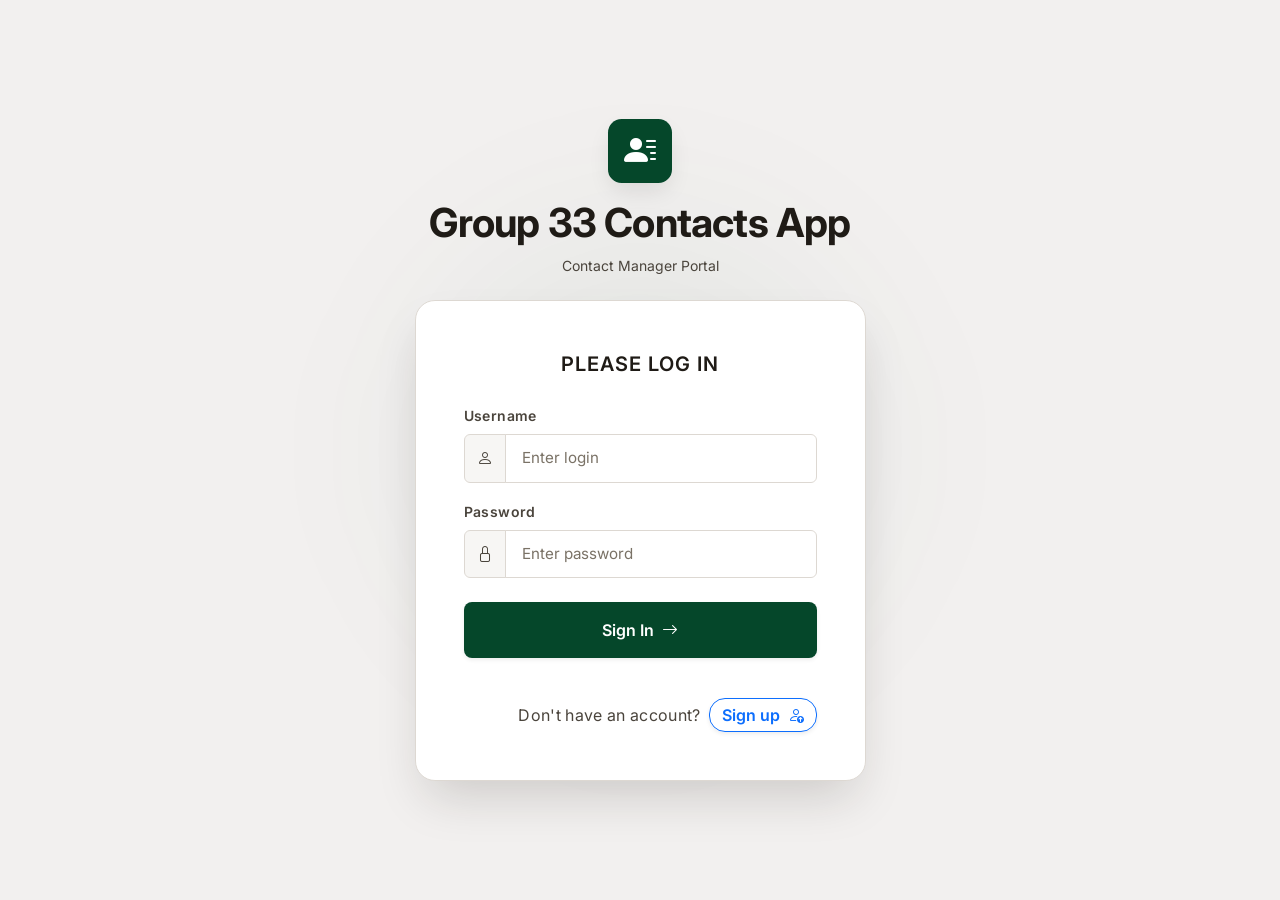
<file: index.html>
<!DOCTYPE html>
<html lang="en" data-bs-theme="dark">
<head>
    <meta charset="UTF-8">
    <meta name="viewport" content="width=device-width, initial-scale=1.0">
    <title>Group 33 Contacts App</title>
    <!-- Google Fonts -->
    <link rel="preconnect" href="https://fonts.googleapis.com">
    <link rel="preconnect" href="https://fonts.gstatic.com" crossorigin>
    <link href="https://fonts.googleapis.com/css2?family=Inter:wght@300;400;500;600;700&display=swap" rel="stylesheet">
    <!-- Bootstrap 5.3 & Icons -->
    <link href="https://cdn.jsdelivr.net/npm/bootstrap@5.3.3/dist/css/bootstrap.min.css" rel="stylesheet">
    <link href="https://cdn.jsdelivr.net/npm/bootstrap-icons@1.11.3/font/bootstrap-icons.min.css" rel="stylesheet">
    <!-- Favicon -->
    <link rel="icon" type="image/svg+xml" href="images/favicon.svg">
    <!-- Custom Styles -->
    <link href="css/styles.css" rel="stylesheet">
    <!-- Scripts -->
    <script type="text/javascript" src="js/md5.js"></script>
    <script type="text/javascript" src="js/code.js"></script>
</head>
<body class="d-flex align-items-center justify-content-center min-vh-100 py-5">
    <div class="background-glow"></div>
    <main class="container">
        <div class="row justify-content-center">
            <div class="col-12 col-sm-10 col-md-8 col-lg-5">
                
                <!-- Title Header -->
                <div class="text-center mb-4">
                    <div class="app-icon-wrapper mb-3 mx-auto">
                        <i class="bi bi-person-lines-fill"></i>
                    </div>
                    <h1 id="title" class="fw-bold tracking-tight">Group 33 Contacts App</h1>
                    <p class="text-secondary-contrast small">Contact Manager Portal</p>
                </div>

                <!-- Login Card -->
		<div class"glass card shadow-lg border-0 p-4 p-sm5">
                <div id="loginDiv" class="card glass-card shadow-lg border-0 p-4 p-sm-5">
                    <div class="card-body p-0">
                        <span id="inner-title" class="d-block text-center fw-semibold text-uppercase tracking-wider mb-4 fs-5">Please Log In</span>
                        
                        <form id="loginForm" onsubmit="event.preventDefault(); doLogin();" class="needs-validation">
                            <!-- Username Input Group -->
                            <div class="mb-3">
                                <label for="loginName" class="form-label form-label-contrast small">Username</label>
                                <div class="input-group">
                                    <span class="input-group-text"><i class="bi bi-person text-secondary-contrast"></i></span>
                                    <input type="text" id="loginName" class="form-control" placeholder="Enter login" required />
                                </div>
                            </div>
                            
                            <!-- Password Input Group -->
                            <div class="mb-4">
                                <label for="loginPassword" class="form-label form-label-contrast small">Password</label>
                                <div class="input-group">
                                    <span class="input-group-text"><i class="bi bi-lock text-secondary-contrast"></i></span>
                                    <input type="password" id="loginPassword" class="form-control" placeholder="Enter password" required />
                                </div>
                            </div>

                            <!-- Login Button -->
                            <button type="submit" id="loginButton" class="buttons btn btn-primary w-100 py-3 fw-semibold rounded-3 shadow-sm d-flex align-items-center justify-content-center gap-2">
                                <span>Sign In</span>
                                <i class="bi bi-arrow-right"></i>
                            </button>
                        </form>

                        <!-- Feedback Result Message -->
                        <div class="mt-3 text-center">
                            <span id="loginResult" class="small fw-semibold"></span>
                        </div>

			<div class = "d-flex align-items-center justify-content-end gap-2">
				<span id = "secondary-inner-title">Don't have an account? </span>
                <button id="signUpButton" class="buttons btn btn-signup w-20 py-1 fw-semibold rounded-4 shadow-sm d-flex align-items-center justify-content-center gap-2" data-bs-toggle="modal" data-bs-target="#registerModal">
                    <span>Sign up</span>
                    <i class ="bi bi-person-up"></i>
                </button>
			</div>
                    </div>
                </div>

            </div>
        </div>
        <!-- Register Modal -->
        <div class="modal fade" id="registerModal" tabindex="-1" aria-labelledby="registerModalLabel" aria-hidden="true">
        <div class="modal-dialog">
            <div class="modal-content glass-card">
            <div class="modal-header">
                <h5 class="modal-title" id="registerModalLabel">Create an Account</h5>
                <button type="button" class="btn-close" data-bs-dismiss="modal" aria-label="Close"></button>
            </div>
            <div class="modal-body">
                <form id="registerForm" onsubmit="event.preventDefault(); doRegister();">
                <div class="mb-3">
                    <label for="registerFirstName" class="form-label form-label-contrast small">First Name</label>
                    <input type="text" id="registerFirstName" class="form-control" required />
                </div>
                <div class="mb-3">
                    <label for="registerLastName" class="form-label form-label-contrast small">Last Name</label>
                    <input type="text" id="registerLastName" class="form-control" required />
                </div>
                <div class="mb-3">
                    <label for="registerLogin" class="form-label form-label-contrast small">Username</label>
                    <input type="text" id="registerLogin" class="form-control" required />
                </div>
                <div class="mb-3">
                    <label for="registerPassword" class="form-label form-label-contrast small">Password</label>
                    <input type="password" id="registerPassword" class="form-control" required minlength="6" />
                </div>
                <div class="mb-3">
                    <span id="registerResult" class="small fw-semibold"></span>
                </div>
                <button type="submit" class="buttons btn btn-primary w-100 fw-semibold">Create Account</button>
                </form>
            </div>
            </div>
        </div>
        </div>
    </main>
    <script src="https://cdn.jsdelivr.net/npm/bootstrap@5.3.3/dist/js/bootstrap.bundle.min.js"></script>
</body>
</html>
</file>
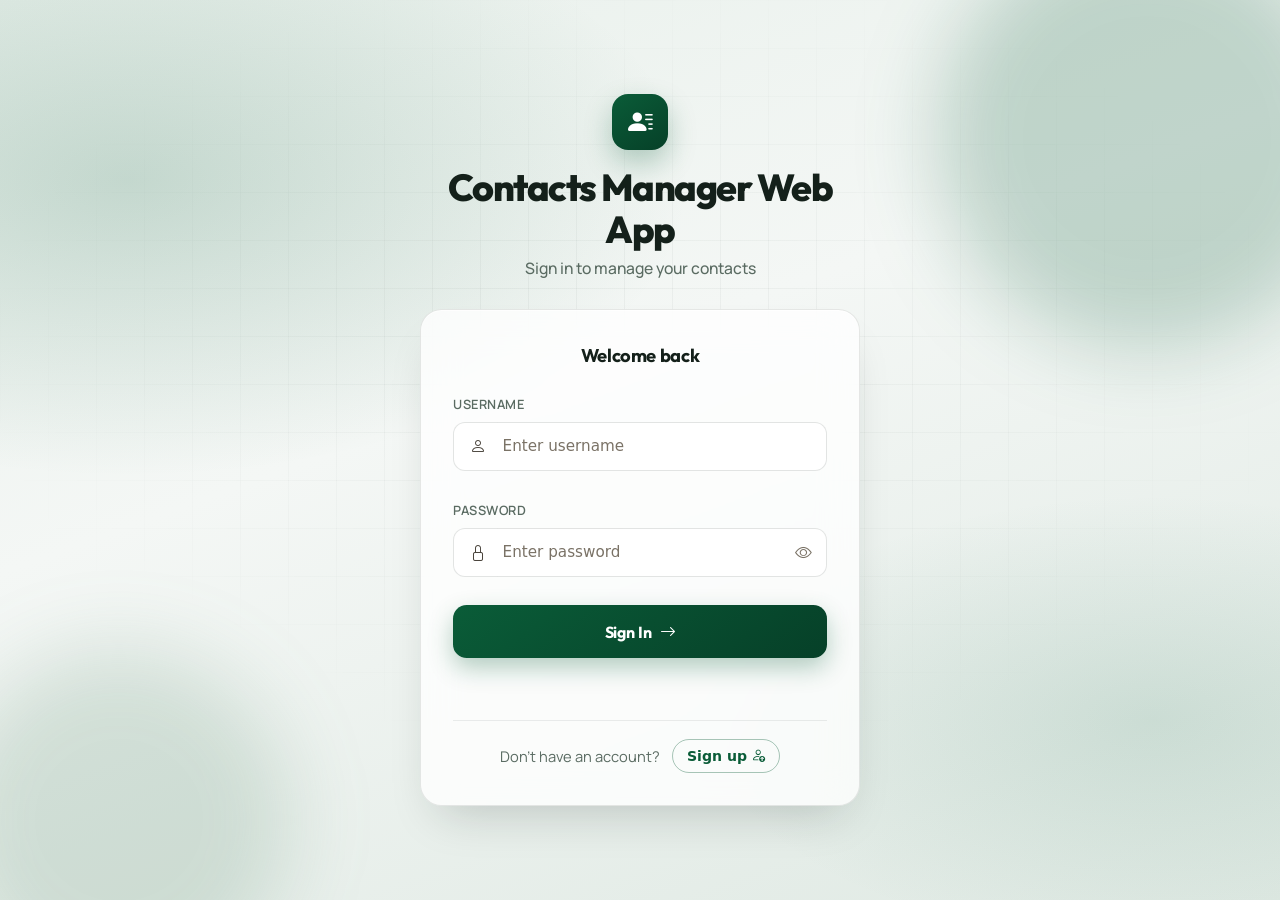
<file: frontend/index.html>
<!DOCTYPE html>
<html lang="en">

<head>
    <meta charset="UTF-8">
    <meta name="viewport" content="width=device-width, initial-scale=1.0">
    <link rel="icon" type="image/svg+xml" href="images/favicon.svg">
    <title>Group 33 Contacts App</title>
    <link rel="preconnect" href="https://fonts.googleapis.com">
    <link rel="preconnect" href="https://fonts.gstatic.com" crossorigin>
    <link
        href="https://fonts.googleapis.com/css2?family=Manrope:wght@400;500;600;700&family=Outfit:wght@500;600;700;800&display=swap"
        rel="stylesheet">
    <link href="https://cdn.jsdelivr.net/npm/bootstrap@5.3.3/dist/css/bootstrap.min.css" rel="stylesheet">
    <link href="https://cdn.jsdelivr.net/npm/bootstrap-icons@1.11.3/font/bootstrap-icons.min.css" rel="stylesheet">
    <link href="css/styles.css" rel="stylesheet">
    <link href="css/login.css" rel="stylesheet">
    <script type="text/javascript" src="js/md5.js"></script>
    <script type="text/javascript" src="js/code.js"></script>
</head>

<body class="login-page d-flex align-items-center justify-content-center min-vh-100">
    <div class="login-atmosphere" aria-hidden="true">
        <div class="login-grid"></div>
    </div>

    <main class="login-shell">
        <header class="login-brand">
            <div class="login-mark" aria-hidden="true">
                <i class="bi bi-person-lines-fill"></i>
            </div>
            <h1 id="title">Contacts Manager Web App</h1>
            <p class="login-tagline">Sign in to manage your contacts</p>
        </header>

        <div id="loginDiv" class="login-panel glass-card">
            <div class="card-body p-0">
                <span id="inner-title" class="d-block text-center mb-4">Welcome back</span>
                <form id="loginForm" onsubmit="event.preventDefault(); doLogin();" class="needs-validation">
                    <div class="login-field">
                        <label for="loginName" class="form-label form-label-contrast">Username</label>
                        <div class="input-group">
                            <span class="input-group-text"><i class="bi bi-person"></i></span>
                            <input type="text" id="loginName" class="form-control" placeholder="Enter username"
                                autocomplete="username" required />
                        </div>
                    </div>
                    <div class="login-field-password">
                        <label for="loginPassword" class="form-label form-label-contrast">Password</label>
                        <div class="input-group">
                            <span class="input-group-text"><i class="bi bi-lock"></i></span>
                            <input type="password" id="loginPassword" class="form-control" placeholder="Enter password"
                                autocomplete="current-password" required />
                        </div>
                    </div>
                    <button type="submit" id="loginButton"
                        class="buttons btn btn-primary w-100 d-flex align-items-center justify-content-center gap-2">
                        <span>Sign In</span>
                        <i class="bi bi-arrow-right"></i>
                    </button>
                </form>
                <div class="mt-3 text-center">
                    <span id="loginResult" class="small fw-semibold"></span>
                </div>
                <div class="login-footer">
                    <span id="secondary-inner-title">Don't have an account?</span>
                    <button type="button" id="signUpButton"
                        class="buttons btn btn-signup d-inline-flex align-items-center justify-content-center gap-1"
                        data-bs-toggle="modal" data-bs-target="#registerModal">
                        <span>Sign up</span>
                        <i class="bi bi-person-up"></i>
                    </button>
                </div>
            </div>
        </div>
    </main>

    <!-- Modal must be outside .login-shell: that element keeps a transform from
         its entrance animation, which traps position:fixed and leaves only the grey backdrop visible. -->
    <div class="modal fade" id="registerModal" tabindex="-1" aria-labelledby="registerModalLabel" aria-hidden="true">
        <div class="modal-dialog modal-dialog-centered">
            <div class="modal-content glass-card">
                <div class="modal-header">
                    <h5 class="modal-title" id="registerModalLabel">Create an Account</h5>
                    <button type="button" class="btn-close" data-bs-dismiss="modal" aria-label="Close"></button>
                </div>
                <div class="modal-body">
                    <form id="registerForm" onsubmit="event.preventDefault(); doRegister();">
                        <div class="mb-3">
                            <label for="registerFirstName" class="form-label form-label-contrast">First Name</label>
                            <input type="text" id="registerFirstName" class="form-control" required />
                        </div>
                        <div class="mb-3">
                            <label for="registerLastName" class="form-label form-label-contrast">Last Name</label>
                            <input type="text" id="registerLastName" class="form-control" required />
                        </div>
                        <div class="mb-3">
                            <label for="registerLogin" class="form-label form-label-contrast">Username</label>
                            <input type="text" id="registerLogin" class="form-control" required />
                        </div>
                        <div class="mb-3">
                            <label for="registerPassword" class="form-label form-label-contrast">Password</label>
                            <input type="password" id="registerPassword" class="form-control" required minlength="6" />
                        </div>
                        <div class="mb-3">
                            <span id="registerResult" class="small fw-semibold"></span>
                        </div>
                        <button type="submit" class="buttons btn btn-primary w-100">Create Account</button>
                    </form>
                </div>
            </div>
        </div>
    </div>

    <script src="https://cdn.jsdelivr.net/npm/bootstrap@5.3.3/dist/js/bootstrap.bundle.min.js"></script>
</body>

</html>
</file>
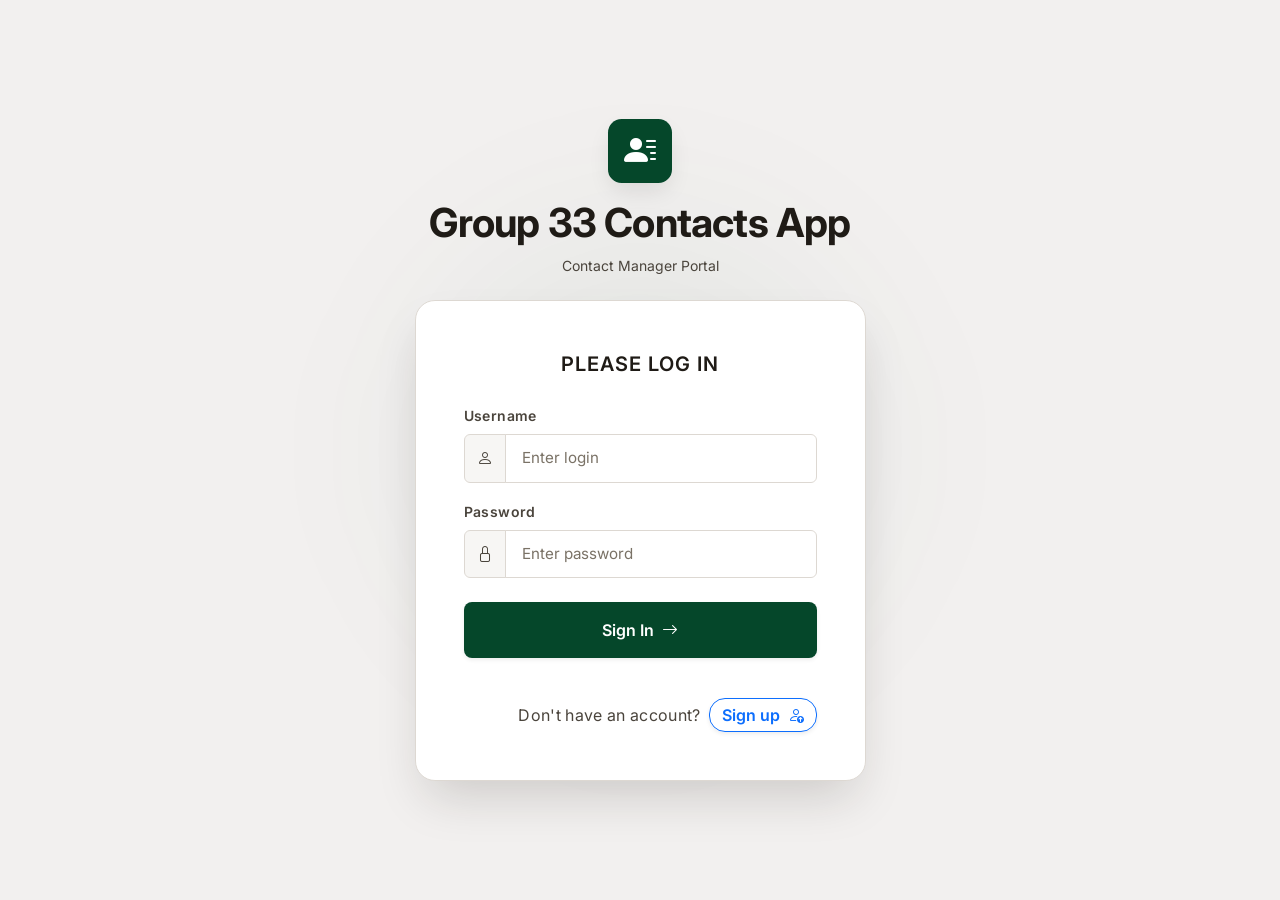
<file: contact.html>
<!DOCTYPE html>
<html lang="en" data-bs-theme="light">
<head>
    <meta charset="UTF-8">
    <meta name="viewport" content="width=device-width, initial-scale=1.0">
    <title>Contacts App</title>
    <!-- Google Fonts -->
    <link rel="preconnect" href="https://fonts.googleapis.com">
    <link rel="preconnect" href="https://fonts.gstatic.com" crossorigin>
    <link href="https://fonts.googleapis.com/css2?family=Inter:wght@300;400;500;600;700&display=swap" rel="stylesheet">
    <!-- Bootstrap 5.3 & Icons -->
    <link href="https://cdn.jsdelivr.net/npm/bootstrap@5.3.3/dist/css/bootstrap.min.css" rel="stylesheet">
    <link href="https://cdn.jsdelivr.net/npm/bootstrap-icons@1.11.3/font/bootstrap-icons.min.css" rel="stylesheet">
    <!-- Favicon -->
    <link rel="icon" type="image/svg+xml" href="images/favicon.svg">
    <!--    <link rel="alternate icon" href="favicon.ico"> -->
    <!-- Custom Styles -->
    <link href="css/styles.css" rel="stylesheet">
    <!-- Scripts -->
    <script type="text/javascript" src="js/code.js"></script>
    <script type="text/javascript">
        document.addEventListener('DOMContentLoaded', function() {
            readCookie();
        }, false);
    </script>
</head>
<body class="py-4 py-md-5">
    <div class="background-glow"></div>
    <main class="container">
        <div class="row justify-content-center">
            <div class="col-12 col-md-10 col-lg-8">

                <!-- Header / User Bar -->
                <div class="d-flex flex-column align-items-center justify-content-between mb-4 pb-3 border-bottom border-secondary-subtle gap-3">
                    <div class="d-flex align-items-center gap-3">
                        <div class="app-icon-wrapper-sm">
                            <i class="bi bi-telephone"></i>
                        </div>
                        <h1 id="title" class="h3 fw-bold mb-0">Contacts</h1>
                    </div>
                    
                    <!-- Logged In User Info & Logout Button -->
		    <div id="idk" class="d-flex align-items-center gap-3 bg-body-tertieary px-3 py-2">

			    <div id="loggedInDiv" class="d-flex align-items-center gap-3 bg-body-tertiary px-3 py-2 rounded-pill border">
				<span id="userName" class="small fw-medium text-body"></span>
				<button type="button" id="logoutButton" class="buttons btn btn-outline-danger btn-sm rounded-pill px-3" onclick="doLogout();">
				    <i class="bi bi-box-arrow-right me-1"></i> Log Out
				</button>
			    </div>

                    <!-- Add Contact Button -->
			    <div id="loggedInDiv" class="d-flex align-items-center gap-3">
				<button type="button" id="addContactButton" class="buttons btn btn-primary px-4 fw-semibold" data-bs-toggle="modal" data-bs-target="#addContactModal">
					<i class="bi bi-person-add"></i> 
				</button>
			</div>
			</div>

		</div>



                <!-- Access UI Card -->
                <div id="accessUIDiv" class="card glass-card shadow-lg border-0 p-4 p-md-5">
                    <div class="card-body p-0">
                        <h2 class="h5 fw-bold mb-4 d-flex align-items-center gap-2 text-white">
                            <i class="bi bi-sliders text-primary"></i> Contact Manager
                        </h2>

                        <!-- Search Section -->
                        <div class="section-card p-4 rounded-4 border mb-4">
                            <label for="searchText" class="form-label form-label-contrast small text-uppercase">Search Contacts</label>
                            <div class="input-group">
                                <span class="input-group-text"><i class="bi bi-search text-secondary-contrast"></i></span>
                                <input type="text" id="searchText" class="form-control" placeholder="Type a name" onkeyup="if(event.key === 'Enter') searchContact();" />
                                <button type="button" id="searchContactButton" class="buttons btn btn-primary px-4 fw-semibold" onclick="searchContact();">
                                    Search Contact
                                </button>
                            </div>
                            <div class="mt-3">
                                <span id="contactSearchResult" class="text-info-wcag small fw-semibold"></span>
                                <p id="contactList" class="mt-2 mb-0 d-flex flex-wrap gap-2"></p>
                            </div>
                        </div>

                    </div>
                </div>

            </div>
        </div>
                <!-- Add Contact Modal -->
        <div class="modal fade" id="addContactModal" tabindex="-1" aria-labelledby="addContactModalLabel" aria-hidden="true">
        <div class="modal-dialog">
            <div class="modal-content glass-card">
            <div class="modal-header">
                <h5 class="modal-title" id="addContactModalLabel">Add New Contact</h5>
                <button type="button" class="btn-close" data-bs-dismiss="modal" aria-label="Close"></button>
            </div>
            <div class="modal-body">
                <form id="addContactForm" onsubmit="event.preventDefault(); addContact();">
                <div class="mb-3">
                    <label for="contactFirstName" class="form-label form-label-contrast small">First Name</label>
                    <input type="text" id="contactFirstName" class="form-control" required />
                </div>
                <div class="mb-3">
                    <label for="contactLastName" class="form-label form-label-contrast small">Last Name</label>
                    <input type="text" id="contactLastName" class="form-control" required />
                </div>
                <div class="mb-3">
                    <label for="contactEmail" class="form-label form-label-contrast small">Email</label>
                    <input type="email" id="contactEmail" class="form-control" required />
                </div>
                <div class="mb-3">
                    <label for="contactPhone" class="form-label form-label-contrast small">Phone</label>
                    <input type="tel" id="contactPhone" class="form-control" placeholder="123-456-7890" />
                </div>
                <div class="mb-3">
                    <span id="contactAddResult" class="small fw-semibold"></span>
                </div>
                <button type="submit" class="buttons btn btn-primary w-100 fw-semibold">Save Contact</button>
                </form>
            </div>
            </div>
        </div>
        </div>
    </main>
    <script src="https://cdn.jsdelivr.net/npm/bootstrap@5.3.3/dist/js/bootstrap.bundle.min.js"></script>
</body>
</html>
</file>
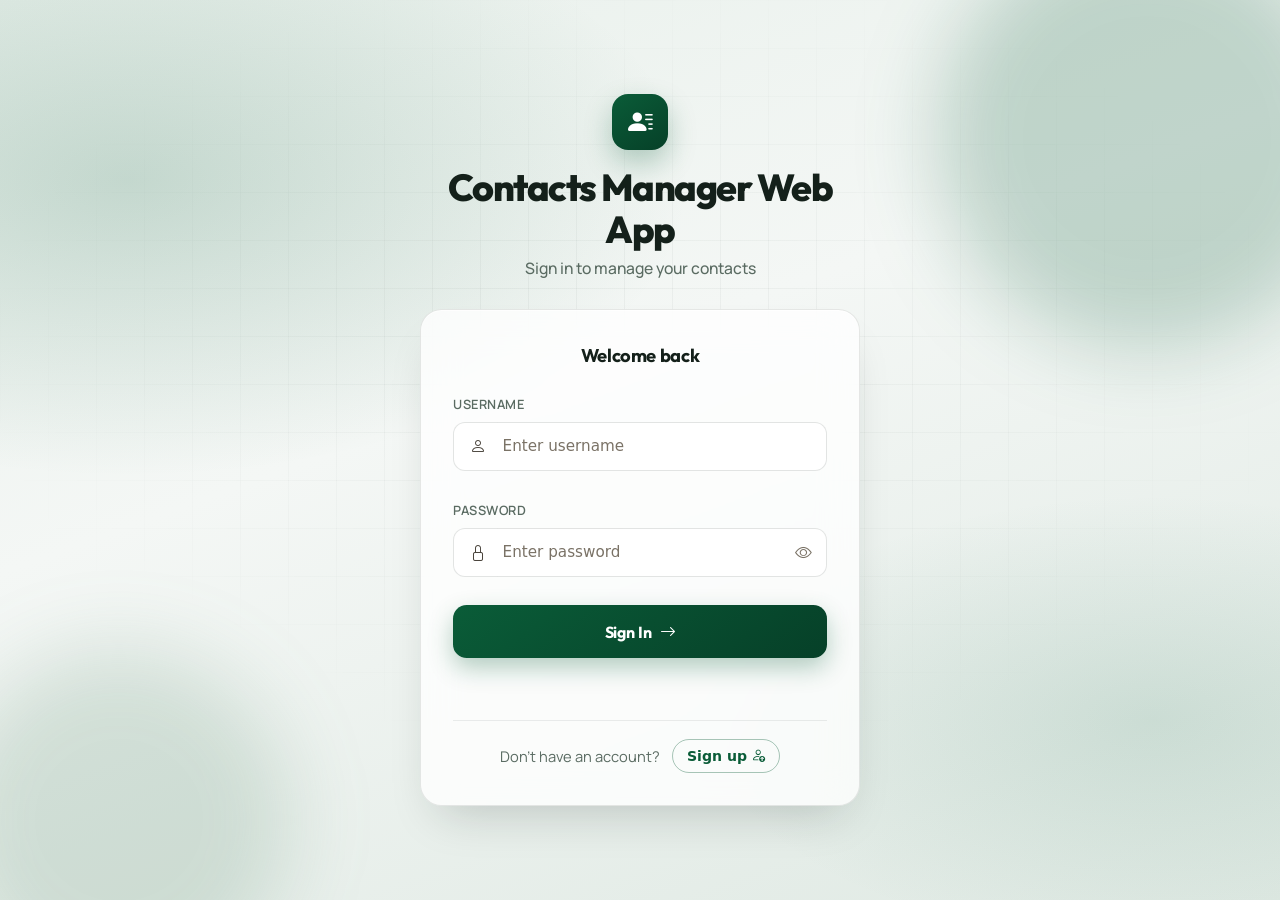
<file: frontend/admin.html>
<!DOCTYPE html>
<html lang="en" data-bs-theme="light">

<head>
    <meta charset="UTF-8">
    <meta name="viewport" content="width=device-width, initial-scale=1.0">
    <link rel="icon" type="image/svg+xml" href="images/favicon.svg">
    <title>Admin | Group 33 Contacts App</title>
    <link rel="preconnect" href="https://fonts.googleapis.com">
    <link rel="preconnect" href="https://fonts.gstatic.com" crossorigin>
    <link
        href="https://fonts.googleapis.com/css2?family=Manrope:wght@400;500;600;700&family=Outfit:wght@500;600;700;800&display=swap"
        rel="stylesheet">
    <link href="https://cdn.jsdelivr.net/npm/bootstrap@5.3.3/dist/css/bootstrap.min.css" rel="stylesheet">
    <link href="https://cdn.jsdelivr.net/npm/bootstrap-icons@1.11.3/font/bootstrap-icons.min.css" rel="stylesheet">
    <link href="css/styles.css" rel="stylesheet">
    <!-- Reusing contacts.css directly — its component classes (.user-pill,
         .account-avatar, .btn-edit, .contact-row, etc.) aren't scoped to
         contact.html specifically, so the admin page can borrow them as-is. -->
    <link href="css/contacts.css" rel="stylesheet">
    <style>
        /* The only admin-specific additions contacts.css doesn't already have:
           role/status pills, and a slightly wider panel since a user list
           carries more per-row info (username + role + status) than a
           contact card does. Small enough to keep inline rather than a
           whole extra file. */
        main.contacts-shell.admin-shell {
            width: min(900px, calc(100% - 2rem));
        }

        .pill-row {
            display: inline-flex;
            align-items: center;
            padding: 0.12rem 0.55rem;
            border-radius: 999px;
            font-size: 0.7rem;
            font-weight: 700;
            letter-spacing: 0.02em;
            margin-left: 0.5rem;
        }

        .pill-role-admin { background: var(--ct-brand-soft); color: var(--ct-brand); }
        .pill-role-user  { background: rgba(20, 32, 26, 0.06); color: var(--ct-muted); }
        .pill-status-active   { background: #e9f6ec; color: #1e7a34; }
        .pill-status-disabled { background: #fbeae9; color: #b3261e; }

        .btn-edit.btn-edit-danger:hover  { background: #fbeae9; border-color: rgba(179,38,30,.25); color: #b3261e; }
        .btn-edit.btn-edit-success:hover { background: #e9f6ec; border-color: rgba(30,122,52,.25); color: #1e7a34; }
    </style>
    <script type="text/javascript" src="js/code.js"></script>
    <script type="text/javascript" src="js/admin.js"></script>
    <script type="text/javascript">
        document.addEventListener('DOMContentLoaded', function () {
            readAdminCookie();

            document.getElementById('accountName').textContent = firstName + ' ' + lastName;
            document.getElementById('accountMenuButton').setAttribute('aria-label',
                'Account menu for ' + firstName + ' ' + lastName);
            document.getElementById('accountInitials').textContent =
                (firstName.charAt(0) + lastName.charAt(0)).toUpperCase();

            document.getElementById('changePasswordModal').addEventListener('show.bs.modal', function () {
                document.getElementById('changePasswordForm').reset();
                let resultEl = document.getElementById('passwordChangeResult');
                resultEl.innerHTML = '';
                resultEl.className = 'small fw-semibold';
            });

            document.getElementById('createAdminModal').addEventListener('show.bs.modal', function () {
                document.getElementById('createAdminForm').reset();
                let resultEl = document.getElementById('createAdminResult');
                resultEl.innerHTML = '';
                resultEl.className = 'small fw-semibold';
            });
        }, false);
    </script>
</head>

<!-- Same body class as contact.html — this is what pulls in the gradient
     background, drifting blobs, and shared component styling for free. -->
<body class="contacts-page">
    <div class="contacts-atmosphere" aria-hidden="true">
        <div class="contacts-grid"></div>
    </div>

    <main class="contacts-shell admin-shell">
        <header class="contacts-header">
            <div class="contacts-brand">
                <div class="contacts-mark" aria-hidden="true">
                    <i class="bi bi-shield-lock"></i>
                </div>
                <div>
                    <h1 id="title">Admin</h1>
                </div>
            </div>

            <div id="loggedInDiv" class="dropdown account-menu">
                <button type="button" id="accountMenuButton" class="user-pill dropdown-toggle"
                    data-bs-toggle="dropdown" aria-expanded="false">
                    <span id="accountInitials" class="account-avatar" aria-hidden="true"></span>
                    <span id="accountName"></span>
                </button>

                <ul class="dropdown-menu dropdown-menu-end" aria-labelledby="accountMenuButton">
                    <li><a class="dropdown-item" href="contact.html"><i class="bi bi-person-lines-fill"></i> My contacts</a></li>
                    <li><hr class="dropdown-divider"></li>
                    <li>
                        <button type="button" id="logoutButton" class="dropdown-item item-logout" onclick="doLogout();">
                            <i class="bi bi-box-arrow-right"></i> Log out
                        </button>
                    </li>
                </ul>
            </div>
        </header>

        <section id="accessUIDiv" class="contacts-panel glass-card">
            <div class="panel-heading">
                <div>
                    <h2 class="panel-title">All users</h2>
                    <span id="userSearchResult" aria-live="polite"></span>
                </div>
                <button type="button" id="newAdminButton" aria-label="Create admin"
                    class="buttons btn btn-primary d-flex align-items-center justify-content-center gap-2"
                    data-bs-toggle="modal" data-bs-target="#createAdminModal">
                    <i class="bi bi-person-plus"></i>
                    <span>Create admin</span>
                </button>
            </div>

            <div class="search-row">
                <label for="userSearchText" class="visually-hidden">Search users</label>
                <div class="input-group">
                    <span class="input-group-text"><i class="bi bi-search"></i></span>
                    <input type="search" id="userSearchText" class="form-control" placeholder="Search users…"
                        autocomplete="off"
                        onkeyup="if (event.key === 'Enter') searchUsers();" />
                    <button type="button" id="searchUserButton" class="btn btn-search" onclick="searchUsers();">
                        Search
                    </button>
                </div>
            </div>

            <div id="userList"></div>
            <div id="userListEmpty" class="empty-state d-none">
                <i class="bi bi-info-circle"></i> No matching users found.
            </div>
        </section>
    </main>

    <!-- View User's Contacts Modal -->
    <div class="modal fade" id="viewContactsModal" tabindex="-1" aria-labelledby="viewContactsModalLabel" aria-hidden="true">
        <div class="modal-dialog modal-lg modal-dialog-centered">
            <div class="modal-content glass-card">
                <div class="modal-header">
                    <h5 class="modal-title" id="viewContactsModalLabel">Contacts</h5>
                    <button type="button" class="btn-close" data-bs-dismiss="modal" aria-label="Close"></button>
                </div>
                <div class="modal-body">
                    <input type="hidden" id="viewContactsUserId" />
                    <div class="input-group mb-3">
                        <span class="input-group-text"><i class="bi bi-search"></i></span>
                        <input type="text" id="userContactSearchText" class="form-control" placeholder="Search this user's contacts"
                            onkeyup="if(event.key === 'Enter') searchUserContacts();" />
                        <button type="button" class="buttons btn btn-primary px-3" onclick="searchUserContacts();">Search</button>
                    </div>
                    <div id="userContactList" class="d-flex flex-column gap-2"></div>
                    <div id="userContactEmpty" class="empty-state d-none">
                        <i class="bi bi-info-circle"></i> This user has no matching contacts.
                    </div>
                </div>
            </div>
        </div>
    </div>

    <!-- Change Password Modal -->
    <div class="modal fade" id="changePasswordModal" tabindex="-1" aria-labelledby="changePasswordModalLabel" aria-hidden="true">
        <div class="modal-dialog modal-dialog-centered">
            <div class="modal-content glass-card">
                <div class="modal-header">
                    <h5 class="modal-title" id="changePasswordModalLabel">Change Password</h5>
                    <button type="button" class="btn-close" data-bs-dismiss="modal" aria-label="Close"></button>
                </div>
                <div class="modal-body">
                    <form id="changePasswordForm" onsubmit="event.preventDefault(); submitPasswordChange();">
                        <input type="hidden" id="passwordUserId" />
                        <p class="small mb-3" style="color: var(--ct-muted);">
                            Setting a new password for <strong id="passwordUserLabel"></strong>
                        </p>
                        <div class="mb-3">
                            <label for="newPasswordInput" class="form-label form-label-contrast">New Password</label>
                            <input type="password" id="newPasswordInput" class="form-control"
                                autocomplete="new-password" minlength="8" required aria-describedby="newPasswordHint" />
                            <div id="newPasswordHint" class="form-hint">At least 8 characters</div>
                        </div>
                        <div class="mb-3">
                            <span id="passwordChangeResult" class="small fw-semibold" aria-live="polite"></span>
                        </div>
                        <button type="submit" class="buttons btn btn-primary w-100">
                            <span id="passwordSaveSpinner" class="spinner-inline d-none"></span> Save Password
                        </button>
                    </form>
                </div>
            </div>
        </div>
    </div>

    <!-- Create Admin Modal -->
    <div class="modal fade" id="createAdminModal" tabindex="-1" aria-labelledby="createAdminModalLabel" aria-hidden="true">
        <div class="modal-dialog modal-dialog-centered">
            <div class="modal-content glass-card">
                <div class="modal-header">
                    <h5 class="modal-title" id="createAdminModalLabel">Create Admin Account</h5>
                    <button type="button" class="btn-close" data-bs-dismiss="modal" aria-label="Close"></button>
                </div>
                <div class="modal-body">
                    <form id="createAdminForm" onsubmit="event.preventDefault(); submitCreateAdmin();">
                        <div class="row g-3 mb-3">
                            <div class="col-sm-6">
                                <label for="newAdminFirstName" class="form-label form-label-contrast">First Name</label>
                                <input type="text" id="newAdminFirstName" class="form-control" required />
                            </div>
                            <div class="col-sm-6">
                                <label for="newAdminLastName" class="form-label form-label-contrast">Last Name</label>
                                <input type="text" id="newAdminLastName" class="form-control" required />
                            </div>
                        </div>
                        <div class="mb-3">
                            <label for="newAdminLogin" class="form-label form-label-contrast">Username</label>
                            <input type="text" id="newAdminLogin" class="form-control" required />
                        </div>
                        <div class="mb-3">
                            <label for="newAdminPassword" class="form-label form-label-contrast">Password</label>
                            <input type="password" id="newAdminPassword" class="form-control"
                                autocomplete="new-password" minlength="8" required aria-describedby="newAdminPasswordHint" />
                            <div id="newAdminPasswordHint" class="form-hint">At least 8 characters</div>
                        </div>
                        <div class="mb-3">
                            <span id="createAdminResult" class="small fw-semibold"></span>
                        </div>
                        <button type="submit" class="buttons btn btn-primary w-100">
                            <span id="createAdminSpinner" class="spinner-inline d-none"></span> Create Admin
                        </button>
                    </form>
                </div>
            </div>
        </div>
    </div>

    <script src="https://cdn.jsdelivr.net/npm/bootstrap@5.3.3/dist/js/bootstrap.bundle.min.js"></script>
</body>

</html>
</file>
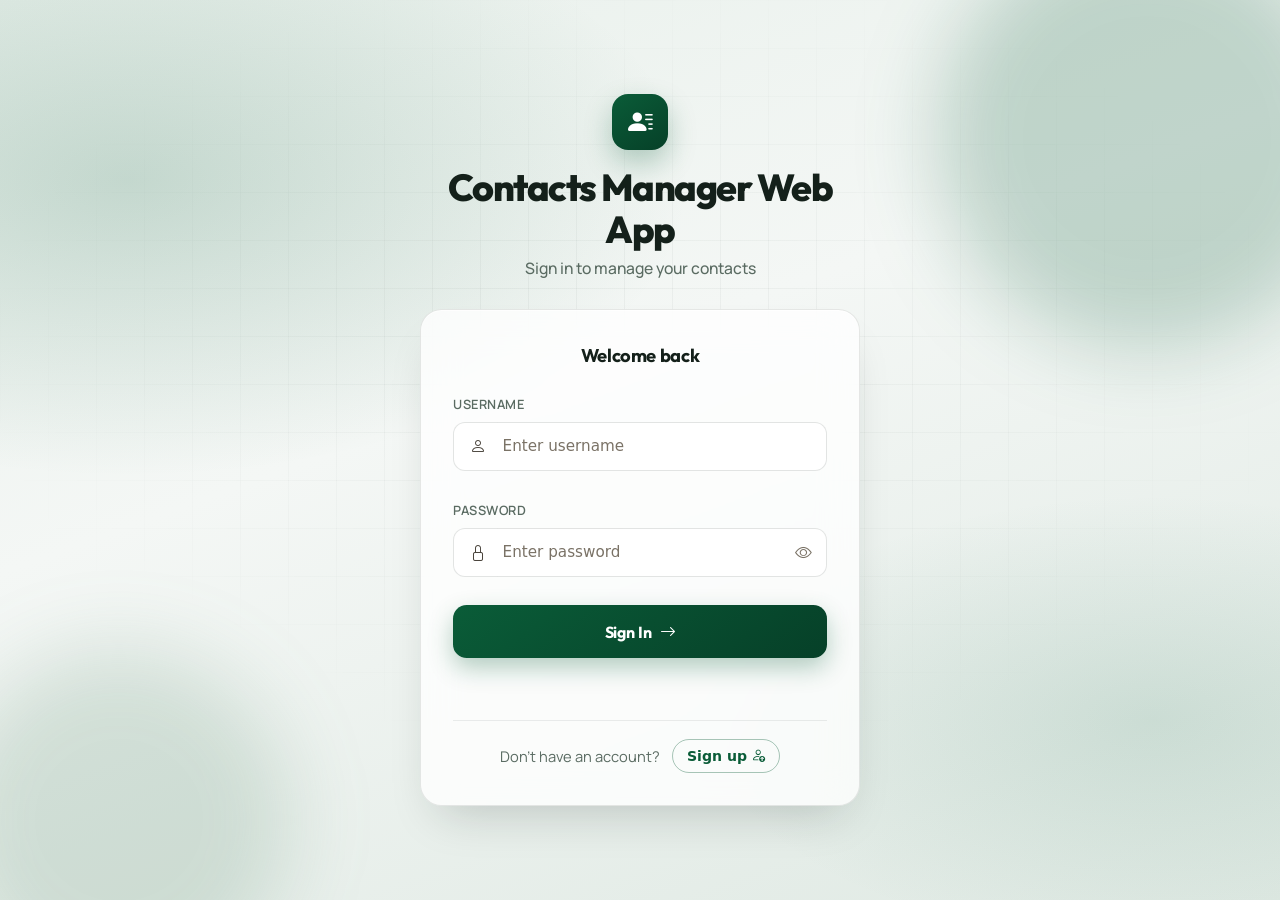
<file: frontend/contact.html>
<!DOCTYPE html>
<html lang="en" data-bs-theme="light">

<head>
    <meta charset="UTF-8">
    <meta name="viewport" content="width=device-width, initial-scale=1.0">
    <link rel="icon" type="image/svg+xml" href="images/favicon.svg">
    <title>Contacts | Group 33 Contacts App</title>
    <link rel="preconnect" href="https://fonts.googleapis.com">
    <link rel="preconnect" href="https://fonts.gstatic.com" crossorigin>
    <link
        href="https://fonts.googleapis.com/css2?family=Manrope:wght@400;500;600;700&family=Outfit:wght@500;600;700;800&display=swap"
        rel="stylesheet">
    <link href="https://cdn.jsdelivr.net/npm/bootstrap@5.3.3/dist/css/bootstrap.min.css" rel="stylesheet">
    <link href="https://cdn.jsdelivr.net/npm/bootstrap-icons@1.11.3/font/bootstrap-icons.min.css" rel="stylesheet">
    <link href="css/styles.css" rel="stylesheet">
    <link href="css/contacts.css" rel="stylesheet">
    <script type="text/javascript" src="js/code.js"></script>
    <script type="text/javascript">
        document.addEventListener('DOMContentLoaded', function () {
            readCookie();

            // Admins came here from the admin dashboard, so give them a way back.
            // (readCookie() has already filled in role from the login cookie.)
            if (role === 'admin') {
                document.getElementById('adminBackLink').hidden = false;
            }

            // Put your name and initials on the account menu button.
            // (readCookie() has already filled in firstName and lastName.)
            document.getElementById('accountName').textContent = firstName + ' ' + lastName;
            // On phones only the initials show, so give screen readers the full label
            document.getElementById('accountMenuButton').setAttribute('aria-label',
                'Account menu for ' + firstName + ' ' + lastName);
            document.getElementById('accountInitials').textContent =
                (firstName.charAt(0) + lastName.charAt(0)).toUpperCase();

            // Every time the Change Password popup opens, clear it out.
            // Passwords should never still be sitting in the boxes from last time.
            document.getElementById('changePasswordModal').addEventListener('show.bs.modal', function () {
                document.getElementById('changePasswordForm').reset();
                let resultEl = document.getElementById('changePasswordResult');
                resultEl.innerHTML = '';
                resultEl.className = 'small fw-semibold';
            });

            // Every time the Add Contact popup opens, start fresh:
            // empty boxes and no leftover message from last time.
            document.getElementById('addContactModal').addEventListener('show.bs.modal', function () {
                document.getElementById('addContactForm').reset();
                let resultEl = document.getElementById('contactAddResult');
                resultEl.innerHTML = '';
                resultEl.className = 'small fw-semibold';
            });
        }, false);
    </script>
</head>

<body class="contacts-page">
    <div class="contacts-atmosphere" aria-hidden="true">
        <div class="contacts-grid"></div>
    </div>

    <main class="contacts-shell">
        <!-- Header: logo + title on the left, logged-in user + logout on the right -->
        <!-- Only admins see this. It starts hidden; the script at the top
             un-hides it when the logged-in user's role is "admin". -->
        <a href="admin.html" id="adminBackLink" class="back-link" hidden>
            <i class="bi bi-arrow-left" aria-hidden="true"></i> Back to admin dashboard
        </a>

        <header class="contacts-header">
            <div class="contacts-brand">
                <div class="contacts-mark" aria-hidden="true">
                    <i class="bi bi-person-lines-fill"></i>
                </div>
                <div>
                    <h1 id="title">Contacts</h1>
                </div>
            </div>

            <!-- Account menu: click your name to open a small dropdown.
                 Bootstrap does the opening/closing because of data-bs-toggle="dropdown". -->
            <div id="loggedInDiv" class="dropdown account-menu">
                <button type="button" id="accountMenuButton" class="user-pill dropdown-toggle"
                    data-bs-toggle="dropdown" aria-expanded="false">
                    <span id="accountInitials" class="account-avatar" aria-hidden="true"></span>
                    <span id="accountName"></span>
                </button>

                <!-- dropdown-menu-end lines the menu up with the right edge of the button -->
                <ul class="dropdown-menu dropdown-menu-end" aria-labelledby="accountMenuButton">
                    <li>
                        <button type="button" class="dropdown-item" data-bs-toggle="modal"
                            data-bs-target="#changePasswordModal">
                            <i class="bi bi-key"></i> Change password
                        </button>
                    </li>
                    <li><hr class="dropdown-divider"></li>
                    <li>
                        <button type="button" id="logoutButton" class="dropdown-item item-logout" onclick="doLogout();">
                            <i class="bi bi-box-arrow-right"></i> Log out
                        </button>
                    </li>
                </ul>
            </div>
        </header>

        <!-- Main panel -->
        <section id="accessUIDiv" class="contacts-panel glass-card">
            <!-- Title + count on the left, Add contact on the right -->
            <div class="panel-heading">
                <div>
                    <h2 class="panel-title">Your contacts</h2>
                    <span id="contactSearchResult" aria-live="polite"></span>
                </div>
                <button type="button" id="addContactButton" aria-label="Add contact"
                    class="buttons btn btn-primary d-flex align-items-center justify-content-center gap-2"
                    data-bs-toggle="modal" data-bs-target="#addContactModal">
                    <i class="bi bi-person-plus"></i>
                    <span>Add contact</span>
                </button>
            </div>

            <!-- Search gets its own full-width row so nothing next to it looks like a search button -->
            <div class="search-row">
                <label for="searchText" class="visually-hidden">Search contacts</label>
                <div class="input-group">
                    <span class="input-group-text"><i class="bi bi-search"></i></span>
                    <!-- oninput runs every time the text changes (typing, deleting, or clicking the X).
                         searchAsYouType() waits until you pause typing, then searches.
                         Enter and the Search button still search right away. -->
                    <input type="search" id="searchText" class="form-control" placeholder="Search contacts…"
                        autocomplete="off"
                        onkeyup="if (event.key === 'Enter') searchContact();"
                        oninput="searchAsYouType();" />
                    <button type="button" id="searchContactButton" class="btn btn-search" onclick="searchContact();">
                        Search
                    </button>
                </div>
            </div>

            <div id="contactList"></div>
        </section>
    </main>

    <!-- Modals must stay OUTSIDE .contacts-shell: its entrance animation uses a transform,
         which traps position:fixed and would leave only the grey backdrop visible -->

    <!-- Add Contact Modal -->
    <div class="modal fade" id="addContactModal" tabindex="-1" aria-labelledby="addContactModalLabel" aria-hidden="true">
        <div class="modal-dialog modal-dialog-centered">
            <div class="modal-content glass-card">
                <div class="modal-header">
                    <h5 class="modal-title" id="addContactModalLabel">Add New Contact</h5>
                    <button type="button" class="btn-close" data-bs-dismiss="modal" aria-label="Close"></button>
                </div>
                <div class="modal-body">
                    <form id="addContactForm" onsubmit="event.preventDefault(); addContact();">
                        <div class="row g-3 mb-3">
                            <div class="col-sm-6">
                                <label for="contactFirstName" class="form-label form-label-contrast">First Name</label>
                                <input type="text" id="contactFirstName" class="form-control" required />
                            </div>
                            <div class="col-sm-6">
                                <label for="contactLastName" class="form-label form-label-contrast">Last Name</label>
                                <input type="text" id="contactLastName" class="form-control" required />
                            </div>
                        </div>
                        <div class="mb-3">
                            <label for="contactEmail" class="form-label form-label-contrast">Email</label>
                            <input type="email" id="contactEmail" class="form-control" placeholder="name@example.com" required />
                        </div>
                        <div class="mb-3">
                            <label for="contactPhone" class="form-label form-label-contrast">Phone</label>
                            <input type="tel" id="contactPhone" class="form-control" placeholder="123-456-7890" />
                        </div>
                        <div class="mb-3">
                            <span id="contactAddResult" class="small fw-semibold"></span>
                        </div>
                        <button type="submit" class="buttons btn btn-primary w-100">Save Contact</button>
                    </form>
                </div>
            </div>
        </div>
    </div>

    <!-- Edit Contact Modal -->
    <div class="modal fade" id="editContactModal" tabindex="-1" aria-labelledby="editContactModalLabel" aria-hidden="true">
        <div class="modal-dialog modal-dialog-centered">
            <div class="modal-content glass-card">
                <div class="modal-header">
                    <h5 class="modal-title" id="editContactModalLabel">Edit Contact</h5>
                    <button type="button" class="btn-close" data-bs-dismiss="modal" aria-label="Close"></button>
                </div>
                <div class="modal-body">
                    <form id="editContactForm" onsubmit="event.preventDefault(); saveContactEdit();">
                        <input type="hidden" id="editContactId" />
                        <div class="row g-3 mb-3">
                            <div class="col-sm-6">
                                <label for="editFirstName" class="form-label form-label-contrast">First Name</label>
                                <input type="text" id="editFirstName" class="form-control" required />
                            </div>
                            <div class="col-sm-6">
                                <label for="editLastName" class="form-label form-label-contrast">Last Name</label>
                                <input type="text" id="editLastName" class="form-control" required />
                            </div>
                        </div>
                        <div class="mb-3">
                            <label for="editEmail" class="form-label form-label-contrast">Email</label>
                            <input type="email" id="editEmail" class="form-control" required />
                        </div>
                        <div class="mb-3">
                            <label for="editPhone" class="form-label form-label-contrast">Phone</label>
                            <input type="tel" id="editPhone" class="form-control" />
                        </div>
                        <div class="mb-3">
                            <span id="editContactResult" class="small fw-semibold"></span>
                        </div>
                        <button type="submit" class="buttons btn btn-primary w-100 mb-2">Save Changes</button>
                        <button type="button" class="buttons btn btn-outline-danger w-100" onclick="deleteContactFromModal();">
                            <i class="bi bi-trash3 me-1"></i> Delete Contact
                        </button>
                    </form>
                </div>
            </div>
        </div>
    </div>

    <!-- Change Password Modal -->
    <div class="modal fade" id="changePasswordModal" tabindex="-1" aria-labelledby="changePasswordModalLabel" aria-hidden="true">
        <div class="modal-dialog modal-dialog-centered">
            <div class="modal-content glass-card">
                <div class="modal-header">
                    <h5 class="modal-title" id="changePasswordModalLabel">Change Password</h5>
                    <button type="button" class="btn-close" data-bs-dismiss="modal" aria-label="Close"></button>
                </div>
                <div class="modal-body">
                    <!-- autocomplete="current-password" / "new-password" tell password managers
                         which box is which, so they can fill in or save the right one. -->
                    <form id="changePasswordForm" onsubmit="event.preventDefault(); changePassword();">
                        <div class="mb-3">
                            <label for="currentPassword" class="form-label form-label-contrast">Current Password</label>
                            <input type="password" id="currentPassword" class="form-control"
                                autocomplete="current-password" required />
                        </div>
                        <div class="mb-3">
                            <label for="newPassword" class="form-label form-label-contrast">New Password</label>
                            <input type="password" id="newPassword" class="form-control"
                                autocomplete="new-password" minlength="6" required aria-describedby="newPasswordHint" />
                            <div id="newPasswordHint" class="form-hint">At least 6 characters</div>
                        </div>
                        <div class="mb-3">
                            <label for="confirmPassword" class="form-label form-label-contrast">Confirm New Password</label>
                            <input type="password" id="confirmPassword" class="form-control"
                                autocomplete="new-password" minlength="6" required />
                        </div>
                        <div class="mb-3">
                            <span id="changePasswordResult" class="small fw-semibold" aria-live="polite"></span>
                        </div>
                        <button type="submit" id="changePasswordButton" class="buttons btn btn-primary w-100">Update Password</button>
                    </form>
                </div>
            </div>
        </div>
    </div>

    <script src="https://cdn.jsdelivr.net/npm/bootstrap@5.3.3/dist/js/bootstrap.bundle.min.js"></script>
</body>

</html>
</file>
<file: css/styles.css>
/* ============================================================
   Group 33 Contacts App — Theme Styles
   Organized as: tokens -> base -> layout -> components -> utilities
   ============================================================ */

/* ---------- 1. Design Tokens ----------
   Change a color/spacing value here and it updates everywhere.
   Keep new colors as variables instead of hardcoding hex values
   in component rules below — that's what made the old file hard
   to keep consistent. */
:root {
    --app-font: 'Inter', system-ui, -apple-system, sans-serif;

    /* Page & surface colors */
    --bg-page: #F2F0EF;         /* page background */
    --bg-card: #FFFFFF;         /* main card surface (login card, contact card) */
    --bg-section: #F7F6F4;      /* nested "section" surfaces inside a card */
    --bg-input: #FFFFFF;        /* form control background */
    --border-color: #DDD8D2;    /* shared border tone for cards/inputs */

    /* Text */
    --text-primary: #1F1B16;    /* headings, primary body text */
    --text-secondary: #4A443C;  /* labels, secondary copy */
    --text-muted: #7A7266;      /* placeholders, hints */
    --text-on-brand: #FFFFFF;   /* text placed on top of --brand */

    /* Brand / accent */
    --brand: #05472A;
    --brand-hover: #033a21;
    --brand-soft: #E7EFEA;      /* light tint of brand, for badges/backgrounds */
    --link: #0D6EFD;

    /* Feedback colors (kept distinct from brand green so success
       messages don't visually blend into brand-colored buttons) */
    --success: #1E7A34;
    --success-soft: #E9F6EC;
    --danger: #B3261E;
    --danger-soft: #FBEAE9;
    --warning: #8A5A00;
    --warning-soft: #FBF1DC;
    --info: #1D4ED8;
    --info-soft: #EAF0FE;

    /* Shape & elevation */
    --radius-sm: 0.5rem;
    --radius-md: 0.85rem;
    --radius-lg: 1.25rem;
    --radius-pill: 999px;
    --shadow-sm: 0 2px 8px rgba(31, 27, 22, 0.06);
    --shadow-md: 0 10px 25px -5px rgba(31, 27, 22, 0.12);
    --shadow-lg: 0 25px 50px -12px rgba(31, 27, 22, 0.18);

    --transition-fast: 150ms ease-in-out;
    --transition-base: 200ms ease-in-out;
}

/* ---------- 2. Base / Reset ---------- */
*,
*::before,
*::after {
    box-sizing: border-box;
}

body {
    font-family: var(--app-font);
    background: var(--bg-page);
    color: var(--text-primary);
    min-height: 100vh;
    position: relative;
    overflow-x: hidden;
}

/* Visible keyboard-focus outline everywhere (accessibility —
   don't remove without replacing it, screen/keyboard-only users
   rely on this to know what's focused). Bootstrap's own
   focus box-shadow on .form-control still applies on top of this. */
a:focus-visible,
button:focus-visible,
input:focus-visible,
[tabindex]:focus-visible {
    outline: 2px solid var(--link);
    outline-offset: 2px;
}

/* Respect reduced-motion preferences instead of forcing transitions */
@media (prefers-reduced-motion: reduce) {
    *, *::before, *::after {
        animation-duration: 0.01ms !important;
        animation-iteration-count: 1 !important;
        transition-duration: 0.01ms !important;
    }
}

/* ---------- 3. Ambient background glow ---------- */
.background-glow {
    position: fixed;
    top: 50%;
    left: 50%;
    transform: translate(-50%, -50%);
    width: 650px;
    height: 650px;
    background: radial-gradient(circle, rgba(5, 71, 42, 0.08) 0%, rgba(5, 71, 42, 0.03) 40%, transparent 70%);
    z-index: -1;
    pointer-events: none;
    filter: blur(50px);
}

/* Smaller/cheaper glow on narrow screens — the large blurred
   radial gradient is pure decoration and not worth the paint
   cost on low-power mobile devices */
@media (max-width: 576px) {
    .background-glow {
        width: 380px;
        height: 380px;
        filter: blur(30px);
    }
}

/* ---------- 4. Typography ---------- */
#title {
    font-family: var(--app-font);
    color: var(--text-primary) !important;
    letter-spacing: -0.02em;
}

.text-secondary-contrast {
    color: var(--text-secondary) !important;
}

.form-label-contrast {
    color: var(--text-secondary) !important;
    font-weight: 600;
    letter-spacing: 0.03em;
}

/* ---------- 5. Icon badges ---------- */
.app-icon-wrapper,
.app-icon-wrapper-sm {
    display: flex;
    align-items: center;
    justify-content: center;
    background: var(--brand);
    color: var(--text-on-brand);
    box-shadow: var(--shadow-md);
}

.app-icon-wrapper {
    width: 64px;
    height: 64px;
    border-radius: var(--radius-md);
    font-size: 2rem;
}

.app-icon-wrapper-sm {
    width: 42px;
    height: 42px;
    border-radius: var(--radius-sm);
    font-size: 1.25rem;
}

/* ---------- 6. Cards & surfaces ---------- */
.glass-card {
    background: var(--bg-card) !important;
    border: 1px solid var(--border-color) !important;
    border-radius: var(--radius-lg) !important;
    box-shadow: var(--shadow-lg) !important;
}

.section-card {
    background: var(--bg-section) !important;
    border: 1px solid var(--border-color) !important;
    border-radius: var(--radius-md);
}

/* ---------- 7. Forms ---------- */
.form-control {
    background-color: var(--bg-input) !important;
    color: var(--text-primary) !important;
    border: 1px solid var(--border-color) !important;
    font-family: var(--app-font);
    padding: 0.75rem 1rem;
    font-size: 0.95rem;
    transition: border-color var(--transition-fast), box-shadow var(--transition-fast);
}

.form-control::placeholder {
    color: var(--text-muted) !important;
    opacity: 1 !important;
}

.form-control:focus {
    box-shadow: 0 0 0 3px rgba(5, 71, 42, 0.18) !important;
    border-color: var(--brand) !important;
}

/* Validation states — add class="is-invalid" / "is-valid" to a
   .form-control from JS once you're doing real client-side
   validation; Bootstrap's default colors are low-contrast on this
   theme, so these override them to match the token palette. */
.form-control.is-invalid {
    border-color: var(--danger) !important;
}

.form-control.is-valid {
    border-color: var(--success) !important;
}

.invalid-feedback {
    color: var(--danger) !important;
}

.input-group-text {
    background-color: var(--bg-section) !important;
    color: var(--text-secondary) !important;
    border: 1px solid var(--border-color) !important;
}

/* Disabled controls should look obviously inert */
.form-control:disabled,
.form-control[readonly] {
    background-color: var(--bg-section) !important;
    color: var(--text-muted) !important;
    cursor: not-allowed;
}

/* ---------- 8. Buttons ---------- */
.btn {
    font-family: var(--app-font);
    transition: transform var(--transition-fast), box-shadow var(--transition-fast), background var(--transition-fast);
}

.btn:disabled,
.btn.disabled {
    opacity: 0.6;
    cursor: not-allowed;
    transform: none !important;
    box-shadow: none !important;
}

.btn-primary {
    background: var(--brand) !important;
    color: var(--text-on-brand) !important;
    border: none;
    box-shadow: 0 4px 14px rgba(5, 71, 42, 0.35);
}

.btn-primary:hover {
    background: var(--brand-hover) !important;
    transform: translateY(-1px);
    box-shadow: 0 6px 20px rgba(5, 71, 42, 0.45);
}

.btn-success {
    background: var(--success) !important;
    color: var(--text-on-brand) !important;
    border: none;
    box-shadow: 0 4px 14px rgba(30, 122, 52, 0.35);
}

.btn-success:hover {
    background: #175c27 !important;
    transform: translateY(-1px);
    box-shadow: 0 6px 20px rgba(30, 122, 52, 0.45);
}

.btn-signup {
    color: var(--link) !important;
    border-color: var(--link) !important;
    background: transparent;
}

.btn-signup:hover {
    color: #ffffff !important;
    background: var(--link) !important;
    transform: translateY(-1px);
}

.btn-outline-danger {
    color: var(--danger) !important;
    border-color: var(--danger) !important;
    background: transparent;
}

.btn-outline-danger:hover {
    color: #ffffff !important;
    background-color: var(--danger) !important;
    border-color: var(--danger) !important;
}

/* Small inline loading spinner for buttons mid-request, e.g.
   <button><span class="spinner-inline"></span> Logging in…</button>
   Toggle it in/out with JS while an XHR is in flight so the user
   gets feedback instead of a button that looks unresponsive. */
.spinner-inline {
    display: inline-block;
    width: 0.9em;
    height: 0.9em;
    border: 2px solid rgba(255, 255, 255, 0.4);
    border-top-color: currentColor;
    border-radius: 50%;
    animation: spin 0.6s linear infinite;
    vertical-align: -0.15em;
}

@keyframes spin {
    to { transform: rotate(360deg); }
}

/* ---------- 9. Feedback text (login/add/search results) ---------- */
#inner-title {
    color: var(--text-primary);
    letter-spacing: 0.05em;
}

#secondary-inner-title {
    color: var(--text-secondary);
    letter-spacing: 0.02em;
}

#loginResult {
    display: inline-block;
    color: var(--danger) !important;
}

#contactAddResult {
    display: inline-block;
}

#contactAddResult.text-success,
.text-success-wcag {
    color: var(--success) !important;
}

#contactAddResult.text-danger,
.text-danger-wcag {
    color: var(--danger) !important;
}

#contactSearchResult,
.text-info-wcag {
    display: inline-block;
    color: var(--info) !important;
}

/* Generic alert/banner box — use for any status message that
   isn't tied to one specific #id, e.g. an admin action result:
   <div class="alert-box alert-success">Password updated</div> */
.alert-box {
    padding: 0.75rem 1rem;
    border-radius: var(--radius-sm);
    font-size: 0.9rem;
    font-weight: 600;
    border: 1px solid transparent;
}

.alert-success { background: var(--success-soft); color: var(--success); border-color: var(--success); }
.alert-danger  { background: var(--danger-soft);  color: var(--danger);  border-color: var(--danger); }
.alert-warning { background: var(--warning-soft); color: var(--warning); border-color: var(--warning); }
.alert-info    { background: var(--info-soft);    color: var(--info);    border-color: var(--info); }

/* ---------- 10. Contact list & chips ---------- */
#contactList {
    word-break: break-word;
}

/* Cleaner alternative to the long inline Bootstrap utility class
   soup currently built in code.js for each contact chip. Swap the
   badge's class list for just "contact-chip" if you want to tidy
   up that template string later — purely optional. */
.contact-chip {
    display: flex;
    align-items: center;
    width: 100%;
    padding: 0.6rem 0.9rem;
    background: var(--bg-section);
    border: 1px solid var(--border-color);
    border-radius: var(--radius-md);
    font-size: 0.95rem;
    color: var(--text-primary);
}

.contact-chip .btn-close {
    margin-left: auto;
}

/* Shown when a search/list comes back empty */
.empty-state {
    padding: 1.5rem 1rem;
    text-align: center;
    color: var(--text-muted);
    font-size: 0.9rem;
}

/* ---------- 11. Tables (for the admin dashboard) ----------
   Not used yet on index.html/contact.html, but your teammate
   building the admin view will need a themed table — this keeps
   it consistent with the rest of the app instead of default
   Bootstrap table styling. */
.table {
    --bs-table-bg: var(--bg-card);
    --bs-table-color: var(--text-primary);
    border-color: var(--border-color);
}

.table thead th {
    color: var(--text-secondary);
    font-size: 0.78rem;
    text-transform: uppercase;
    letter-spacing: 0.04em;
    border-bottom-width: 1px;
}

.table tbody tr:hover {
    background: var(--bg-section);
}

/* Role / status pills for an admin user table, e.g.
   <span class="role-pill role-admin">Admin</span>
   <span class="status-pill status-disabled">Disabled</span> */
.role-pill,
.status-pill {
    display: inline-block;
    padding: 0.2rem 0.65rem;
    border-radius: var(--radius-pill);
    font-size: 0.75rem;
    font-weight: 700;
    letter-spacing: 0.02em;
}

.role-admin    { background: var(--brand-soft); color: var(--brand); }
.role-user     { background: var(--bg-section); color: var(--text-secondary); }
.status-active   { background: var(--success-soft); color: var(--success); }
.status-disabled { background: var(--danger-soft);  color: var(--danger); }

/* ---------- 12. Small responsive tweaks ---------- */
@media (max-width: 576px) {
    .glass-card {
        border-radius: var(--radius-md) !important;
    }

    .app-icon-wrapper {
        width: 52px;
        height: 52px;
        font-size: 1.6rem;
    }
}
</file>
<file: frontend/css/styles.css>
/* ============================================================
   Group 33 Contacts App — Theme Styles
   Organized as: tokens -> base -> layout -> components -> utilities
   ============================================================ */

/* ---------- 1. Design Tokens ----------
   Change a color/spacing value here and it updates everywhere.
   Keep new colors as variables instead of hardcoding hex values
   in component rules below — that's what made the old file hard
   to keep consistent. */
:root {
    --app-font: 'Inter', system-ui, -apple-system, sans-serif;

    /* Page & surface colors */
    --bg-page: #F2F0EF;         /* page background */
    --bg-card: #FFFFFF;         /* main card surface (login card, contact card) */
    --bg-section: #F7F6F4;      /* nested "section" surfaces inside a card */
    --bg-input: #FFFFFF;        /* form control background */
    --border-color: #DDD8D2;    /* shared border tone for cards/inputs */

    /* Text */
    --text-primary: #1F1B16;    /* headings, primary body text */
    --text-secondary: #4A443C;  /* labels, secondary copy */
    --text-muted: #7A7266;      /* placeholders, hints */
    --text-on-brand: #FFFFFF;   /* text placed on top of --brand */

    /* Brand / accent */
    --brand: #05472A;
    --brand-hover: #033a21;
    --brand-soft: #E7EFEA;      /* light tint of brand, for badges/backgrounds */
    --link: #0D6EFD;

    /* Feedback colors (kept distinct from brand green so success
       messages don't visually blend into brand-colored buttons) */
    --success: #1E7A34;
    --success-soft: #E9F6EC;
    --danger: #B3261E;
    --danger-soft: #FBEAE9;
    --warning: #8A5A00;
    --warning-soft: #FBF1DC;
    --info: #1D4ED8;
    --info-soft: #EAF0FE;

    /* Shape & elevation */
    --radius-sm: 0.5rem;
    --radius-md: 0.85rem;
    --radius-lg: 1.25rem;
    --radius-pill: 999px;
    --shadow-sm: 0 2px 8px rgba(31, 27, 22, 0.06);
    --shadow-md: 0 10px 25px -5px rgba(31, 27, 22, 0.12);
    --shadow-lg: 0 25px 50px -12px rgba(31, 27, 22, 0.18);

    --transition-fast: 150ms ease-in-out;
    --transition-base: 200ms ease-in-out;
}

/* ---------- 2. Base / Reset ---------- */
*,
*::before,
*::after {
    box-sizing: border-box;
}

body {
    font-family: var(--app-font);
    background: var(--bg-page);
    color: var(--text-primary);
    min-height: 100vh;
    position: relative;
    overflow-x: hidden;
}

/* Visible keyboard-focus outline everywhere (accessibility —
   don't remove without replacing it, screen/keyboard-only users
   rely on this to know what's focused). Bootstrap's own
   focus box-shadow on .form-control still applies on top of this. */
a:focus-visible,
button:focus-visible,
input:focus-visible,
[tabindex]:focus-visible {
    outline: 2px solid var(--link);
    outline-offset: 2px;
}

/* Respect reduced-motion preferences instead of forcing transitions */
@media (prefers-reduced-motion: reduce) {
    *, *::before, *::after {
        animation-duration: 0.01ms !important;
        animation-iteration-count: 1 !important;
        transition-duration: 0.01ms !important;
    }
}

/* ---------- 3. Ambient background glow ---------- */
.background-glow {
    position: fixed;
    top: 50%;
    left: 50%;
    transform: translate(-50%, -50%);
    width: 650px;
    height: 650px;
    background: radial-gradient(circle, rgba(5, 71, 42, 0.08) 0%, rgba(5, 71, 42, 0.03) 40%, transparent 70%);
    z-index: -1;
    pointer-events: none;
    filter: blur(50px);
}

/* Smaller/cheaper glow on narrow screens — the large blurred
   radial gradient is pure decoration and not worth the paint
   cost on low-power mobile devices */
@media (max-width: 576px) {
    .background-glow {
        width: 380px;
        height: 380px;
        filter: blur(30px);
    }
}

/* ---------- 4. Typography ---------- */
#title {
    font-family: var(--app-font);
    color: var(--text-primary) !important;
    letter-spacing: -0.02em;
}

.text-secondary-contrast {
    color: var(--text-secondary) !important;
}

.form-label-contrast {
    color: var(--text-secondary) !important;
    font-weight: 600;
    letter-spacing: 0.03em;
}

/* ---------- 5. Icon badges ---------- */
.app-icon-wrapper,
.app-icon-wrapper-sm {
    display: flex;
    align-items: center;
    justify-content: center;
    background: var(--brand);
    color: var(--text-on-brand);
    box-shadow: var(--shadow-md);
}

.app-icon-wrapper {
    width: 64px;
    height: 64px;
    border-radius: var(--radius-md);
    font-size: 2rem;
}

.app-icon-wrapper-sm {
    width: 42px;
    height: 42px;
    border-radius: var(--radius-sm);
    font-size: 1.25rem;
}

/* ---------- 6. Cards & surfaces ---------- */
.glass-card {
    background: var(--bg-card) !important;
    border: 1px solid var(--border-color) !important;
    border-radius: var(--radius-lg) !important;
    box-shadow: var(--shadow-lg) !important;
}

.section-card {
    background: var(--bg-section) !important;
    border: 1px solid var(--border-color) !important;
    border-radius: var(--radius-md);
}

/* ---------- 7. Forms ---------- */
.form-control {
    background-color: var(--bg-input) !important;
    color: var(--text-primary) !important;
    border: 1px solid var(--border-color) !important;
    font-family: var(--app-font);
    padding: 0.75rem 1rem;
    font-size: 0.95rem;
    transition: border-color var(--transition-fast), box-shadow var(--transition-fast);
}

.form-control::placeholder {
    color: var(--text-muted) !important;
    opacity: 1 !important;
}

.form-control:focus {
    box-shadow: 0 0 0 3px rgba(5, 71, 42, 0.18) !important;
    border-color: var(--brand) !important;
}

/* Validation states — add class="is-invalid" / "is-valid" to a
   .form-control from JS once you're doing real client-side
   validation; Bootstrap's default colors are low-contrast on this
   theme, so these override them to match the token palette. */
.form-control.is-invalid {
    border-color: var(--danger) !important;
}

.form-control.is-valid {
    border-color: var(--success) !important;
}

.invalid-feedback {
    color: var(--danger) !important;
}

.input-group-text {
    background-color: var(--bg-section) !important;
    color: var(--text-secondary) !important;
    border: 1px solid var(--border-color) !important;
}

.contact-row {
    display: flex;
    align-items: center;
    justify-content: space-between;
    padding: 0.7rem 1rem;
    background: var(--bg-section);
    border: 1px solid var(--border-color);
    border-radius: var(--radius-md);
}

.contact-name {
    font-size: 0.95rem;
    color: var(--text-primary);
    font-weight: 500;
}

/* Disabled controls should look obviously inert */
.form-control:disabled,
.form-control[readonly] {
    background-color: var(--bg-section) !important;
    color: var(--text-muted) !important;
    cursor: not-allowed;
}

/* ---------- 8. Buttons ---------- */
.btn {
    font-family: var(--app-font);
    transition: transform var(--transition-fast), box-shadow var(--transition-fast), background var(--transition-fast);
}

.btn:disabled,
.btn.disabled {
    opacity: 0.6;
    cursor: not-allowed;
    transform: none !important;
    box-shadow: none !important;
}

.btn-primary {
    background: var(--brand) !important;
    color: var(--text-on-brand) !important;
    border: none;
    box-shadow: 0 4px 14px rgba(5, 71, 42, 0.35);
}

.btn-primary:hover {
    background: var(--brand-hover) !important;
    transform: translateY(-1px);
    box-shadow: 0 6px 20px rgba(5, 71, 42, 0.45);
}

.btn-success {
    background: var(--success) !important;
    color: var(--text-on-brand) !important;
    border: none;
    box-shadow: 0 4px 14px rgba(30, 122, 52, 0.35);
}

.btn-success:hover {
    background: #175c27 !important;
    transform: translateY(-1px);
    box-shadow: 0 6px 20px rgba(30, 122, 52, 0.45);
}

.btn-signup {
    color: var(--link) !important;
    border-color: var(--link) !important;
    background: transparent;
}

.btn-signup:hover {
    color: #ffffff !important;
    background: var(--link) !important;
    transform: translateY(-1px);
}

.btn-outline-danger {
    color: var(--danger) !important;
    border-color: var(--danger) !important;
    background: transparent;
}

.btn-outline-danger:hover {
    color: #ffffff !important;
    background-color: var(--danger) !important;
    border-color: var(--danger) !important;
}

/* Small inline loading spinner for buttons mid-request, e.g.
   <button><span class="spinner-inline"></span> Logging in…</button>
   Toggle it in/out with JS while an XHR is in flight so the user
   gets feedback instead of a button that looks unresponsive. */
.spinner-inline {
    display: inline-block;
    width: 0.9em;
    height: 0.9em;
    border: 2px solid rgba(255, 255, 255, 0.4);
    border-top-color: currentColor;
    border-radius: 50%;
    animation: spin 0.6s linear infinite;
    vertical-align: -0.15em;
}

@keyframes spin {
    to { transform: rotate(360deg); }
}

/* ---------- 9. Feedback text (login/add/search results) ---------- */
#inner-title {
    color: var(--text-primary);
    letter-spacing: 0.05em;
}

#secondary-inner-title {
    color: var(--text-secondary);
    letter-spacing: 0.02em;
}

#loginResult {
    display: inline-block;
    color: var(--danger) !important;
}

#contactAddResult {
    display: inline-block;
}

#contactAddResult.text-success,
.text-success-wcag {
    color: var(--success) !important;
}

#contactAddResult.text-danger,
.text-danger-wcag {
    color: var(--danger) !important;
}

#contactSearchResult,
.text-info-wcag {
    display: inline-block;
    color: var(--info) !important;
}

/* Generic alert/banner box — use for any status message that
   isn't tied to one specific #id, e.g. an admin action result:
   <div class="alert-box alert-success">Password updated</div> */
.alert-box {
    padding: 0.75rem 1rem;
    border-radius: var(--radius-sm);
    font-size: 0.9rem;
    font-weight: 600;
    border: 1px solid transparent;
}

.alert-success { background: var(--success-soft); color: var(--success); border-color: var(--success); }
.alert-danger  { background: var(--danger-soft);  color: var(--danger);  border-color: var(--danger); }
.alert-warning { background: var(--warning-soft); color: var(--warning); border-color: var(--warning); }
.alert-info    { background: var(--info-soft);    color: var(--info);    border-color: var(--info); }

/* ---------- 10. Contact list & chips ---------- */
#contactList {
    word-break: break-word;
}

/* Cleaner alternative to the long inline Bootstrap utility class
   soup currently built in code.js for each contact chip. Swap the
   badge's class list for just "contact-chip" if you want to tidy
   up that template string later — purely optional. */
.contact-chip {
    display: flex;
    align-items: center;
    width: 100%;
    padding: 0.6rem 0.9rem;
    background: var(--bg-section);
    border: 1px solid var(--border-color);
    border-radius: var(--radius-md);
    font-size: 0.95rem;
    color: var(--text-primary);
}

.contact-chip .btn-close {
    margin-left: auto;
}

/* Shown when a search/list comes back empty */
.empty-state {
    padding: 1.5rem 1rem;
    text-align: center;
    color: var(--text-muted);
    font-size: 0.9rem;
}

/* ---------- 11. Tables (for the admin dashboard) ----------
   Not used yet on index.html/contact.html, but your teammate
   building the admin view will need a themed table — this keeps
   it consistent with the rest of the app instead of default
   Bootstrap table styling. */
.table {
    --bs-table-bg: var(--bg-card);
    --bs-table-color: var(--text-primary);
    border-color: var(--border-color);
}

.table thead th {
    color: var(--text-secondary);
    font-size: 0.78rem;
    text-transform: uppercase;
    letter-spacing: 0.04em;
    border-bottom-width: 1px;
}

.table tbody tr:hover {
    background: var(--bg-section);
}

/* Role / status pills for an admin user table, e.g.
   <span class="role-pill role-admin">Admin</span>
   <span class="status-pill status-disabled">Disabled</span> */
.role-pill,
.status-pill {
    display: inline-block;
    padding: 0.2rem 0.65rem;
    border-radius: var(--radius-pill);
    font-size: 0.75rem;
    font-weight: 700;
    letter-spacing: 0.02em;
}

.role-admin    { background: var(--brand-soft); color: var(--brand); }
.role-user     { background: var(--bg-section); color: var(--text-secondary); }
.status-active   { background: var(--success-soft); color: var(--success); }
.status-disabled { background: var(--danger-soft);  color: var(--danger); }

/* ---------- 12. Small responsive tweaks ---------- */
@media (max-width: 576px) {
    .glass-card {
        border-radius: var(--radius-md) !important;
    }

    .app-icon-wrapper {
        width: 52px;
        height: 52px;
        font-size: 1.6rem;
    }
}

/* ---------- 13. Show/hide password eye button ----------
   The button itself is added by addPasswordToggles() in code.js. */
.password-field {
    position: relative;
}

/* Leave room on the right so typed text never goes under the eye.
   "body ... .has-password-toggle" is extra-specific so it beats the
   page files (login.css, contacts.css) that also set padding. */
body input.form-control.has-password-toggle {
    padding-right: 2.9rem !important;
}

/* Edge browsers add their own eye; hide it so there aren't two */
input.has-password-toggle::-ms-reveal {
    display: none;
}

.password-toggle {
    position: absolute;
    top: 50%;
    right: 0.45rem;
    transform: translateY(-50%);
    z-index: 6; /* above the box, even when the box is focused */
    width: 2.1rem;
    height: 2.1rem;
    display: grid;
    place-items: center;
    padding: 0;
    border: 0;
    border-radius: 0.55rem;
    background: transparent;
    color: var(--text-muted);
    font-size: 1.05rem;
    cursor: pointer;
    transition: background var(--transition-fast), color var(--transition-fast);
}

.password-toggle:hover {
    background: rgba(10, 92, 56, 0.1);
    color: #0a5c38;
}

.password-toggle[aria-pressed="true"] {
    color: #0a5c38;
}
</file>
<file: frontend/css/login.css>
:root {
     --login-ink: #14201a;
     --login-muted: #5a6b62;
     --login-brand: #0a5c38;
     --login-brand-deep: #064028;
     --login-surface: rgba(255, 255, 255, 0.78);
     --login-border: rgba(20, 32, 26, 0.1);
     --login-font-display: "Outfit", sans-serif;
     --login-font-body: "Manrope", sans-serif;
 }
/* Reset some defaults for the login page */
 body.login-page {
     font-family: var(--login-font-body);
     color: var(--login-ink);
     min-height: 100vh;
     margin: 0;
     overflow-x: hidden;
     background:
         radial-gradient(ellipse 80% 60% at 10% 20%, rgba(10, 92, 56, 0.18), transparent 55%),
         radial-gradient(ellipse 70% 50% at 90% 80%, rgba(45, 120, 90, 0.14), transparent 50%),
         linear-gradient(160deg, #e8f0eb 0%, #f4f7f5 42%, #dfe9e3 100%);
 }
/* Login page layout */
 .login-atmosphere {
     position: fixed;
     inset: 0;
     z-index: 0;
     pointer-events: none;
     overflow: hidden;
 }

 /* Floating blurred shapes for a subtle animated background */
 .login-atmosphere::before,
 .login-atmosphere::after {
     content: "";
     position: absolute;
     border-radius: 50%;
     filter: blur(40px);
     animation: drift 18s ease-in-out infinite;
 }
 
 .login-atmosphere::before {
     width: min(55vw, 420px);
     height: min(55vw, 420px);
     top: -8%;
     right: -6%;
     background: rgba(10, 92, 56, 0.22);
 }

 .login-atmosphere::after {
     width: min(45vw, 340px);
     height: min(45vw, 340px);
     bottom: -10%;
     left: -4%;
     background: rgba(90, 140, 110, 0.2);
     animation-delay: -7s;
 }

 .login-grid {
     position: absolute;
     inset: 0;
     background-image:
         linear-gradient(rgba(20, 32, 26, 0.04) 1px, transparent 1px),
         linear-gradient(90deg, rgba(20, 32, 26, 0.04) 1px, transparent 1px);
     background-size: 48px 48px;
     mask-image: radial-gradient(ellipse 70% 60% at 50% 40%, black 20%, transparent 75%);
 }
 /* Login page content */
 main.login-shell {
     position: relative;
     z-index: 1;
     width: min(440px, calc(100% - 2rem));
     margin: 0 auto;
     padding: clamp(2.5rem, 8vh, 4.5rem) 0;
     animation: rise-in 0.7s cubic-bezier(0.22, 1, 0.36, 1) forwards;
 }

 .login-brand {
     text-align: center;
     margin-bottom: 1.75rem;
 }

 /* Login page header */
 .login-mark {
     width: 3.5rem;
     height: 3.5rem;
     margin: 0 auto 1.1rem;
     display: grid;
     place-items: center;
     border-radius: 1rem;
     background: linear-gradient(145deg, var(--login-brand), var(--login-brand-deep));
     color: #fff;
     font-size: 1.55rem;
     box-shadow: 0 12px 28px rgba(10, 92, 56, 0.28);
     animation: mark-pop 0.8s cubic-bezier(0.22, 1, 0.36, 1) 0.1s both;
 }

 #title {
     font-family: var(--login-font-display);
     font-weight: 800;
     font-size: clamp(1.85rem, 5vw, 2.35rem);
     letter-spacing: -0.04em;
     line-height: 1.1;
     color: var(--login-ink) !important;
     margin: 0 0 0.45rem;
 }

 .login-tagline {
     margin: 0;
     color: var(--login-muted);
     font-size: 0.98rem;
     font-weight: 500;
     animation: rise-in 0.75s cubic-bezier(0.22, 1, 0.36, 1) 0.12s both;
 }

 #loginDiv.login-panel {
     background: var(--login-surface) !important;
     border: 1px solid var(--login-border) !important;
     border-radius: 1.35rem !important;
     backdrop-filter: blur(18px);
     -webkit-backdrop-filter: blur(18px);
     box-shadow:
         0 1px 0 rgba(255, 255, 255, 0.7) inset,
         0 24px 48px -20px rgba(20, 32, 26, 0.22) !important;
     padding: clamp(1.5rem, 4vw, 2rem) !important;
     animation: rise-in 0.8s cubic-bezier(0.22, 1, 0.36, 1) 0.18s both;
 }

 #inner-title {
     font-family: var(--login-font-display);
     font-size: 1.15rem !important;
     font-weight: 700 !important;
     letter-spacing: -0.02em !important;
     text-transform: none !important;
     color: var(--login-ink);
     margin-bottom: 1.35rem !important;
 }

 /* Login form fields */
 .login-page .form-label-contrast {
     color: var(--login-muted) !important;
     font-weight: 600;
     font-size: 0.8rem;
     letter-spacing: 0.04em;
     text-transform: uppercase;
 }

 .login-field {
     margin-bottom: 1.65rem;
 }

 .login-field-password {
     margin-bottom: 1.75rem;
 }

 .login-page .form-control,
 .login-page .input-group-text {
     border-color: rgba(20, 32, 26, 0.12) !important;
     background: rgba(255, 255, 255, 0.92) !important;
 }

 
 .login-page .modal .form-control {
     border-radius: 0.75rem !important;
 }

 
 .login-page .input-group > .input-group-text {
     border-right: 0 !important;
     border-radius: 0.75rem 0 0 0.75rem !important;
     padding-left: 1rem;
 }

 .login-page .input-group > .form-control {
     border-left: 0 !important;
     border-radius: 0 0.75rem 0.75rem 0 !important;
     padding-left: 0.35rem;
 }

 .login-page .input-group:focus-within > .form-control,
 .login-page .input-group:focus-within > .input-group-text {
     border-color: var(--login-brand) !important;
 }

 .login-page .form-control:focus {
     box-shadow: none !important;
 }
 /* Login page buttons */
 .login-page .btn-primary {
     background: linear-gradient(145deg, var(--login-brand), var(--login-brand-deep)) !important;
     border: none;
     border-radius: 0.85rem !important;
     padding-block: 0.9rem !important;
     font-family: var(--login-font-display);
     font-weight: 700;
     letter-spacing: -0.01em;
     box-shadow: 0 10px 24px rgba(10, 92, 56, 0.3);
 }

 .login-page .btn-primary:hover {
     transform: translateY(-2px);
     box-shadow: 0 14px 28px rgba(10, 92, 56, 0.38);
 }

 .login-page .btn-primary:active {
     transform: translateY(0);
 }
 /* Login page footer */
 .login-footer {
     display: flex;
     flex-wrap: wrap;
     align-items: center;
     justify-content: center;
     gap: 0.5rem 0.75rem;
     margin-top: 1.35rem;
     padding-top: 1.15rem;
     border-top: 1px solid rgba(20, 32, 26, 0.08);
 }

 #secondary-inner-title {
     color: var(--login-muted);
     font-size: 0.92rem;
     letter-spacing: 0;
 }
 /* Login page signup button */
 .login-page .btn-signup {
     color: var(--login-brand) !important;
     border: 1.5px solid rgba(10, 92, 56, 0.35) !important;
     background: transparent;
     border-radius: 999px !important;
     padding: 0.35rem 0.9rem !important;
     font-size: 0.88rem;
     font-weight: 700;
     width: auto !important;
 }
 
 .login-page .btn-signup:hover {
     background: var(--login-brand) !important;
     color: #fff !important;
     border-color: var(--login-brand) !important;
 }
 /* Login page error message */
 #loginResult:not(:empty) {
     display: inline-flex;
     align-items: center;
     gap: 0.35rem;
     margin-top: 0.25rem;
     padding: 0.55rem 0.85rem;
     border-radius: 0.65rem;
     background: #fbeae9;
     color: #b3261e !important;
 }
 /* Login page modal */
 .login-page .modal-content.glass-card {
     background: rgba(255, 255, 255, 0.94) !important;
     border: 1px solid var(--login-border) !important;
     border-radius: 1.25rem !important;
     backdrop-filter: blur(16px);
 }

 .login-page .modal-header {
     border-bottom-color: rgba(20, 32, 26, 0.08);
 }

 .login-page .modal-title {
     font-family: var(--login-font-display);
     font-weight: 700;
     letter-spacing: -0.02em;
 }

 /* Animations */
 @keyframes rise-in {
     from {
         opacity: 0;
         transform: translateY(18px);
     }

     to {
         opacity: 1;
         transform: none;
     }
 }

 @keyframes mark-pop {
     from {
         opacity: 0;
         transform: scale(0.82);
     }

     to {
         opacity: 1;
         transform: scale(1);
     }
 }

 @keyframes drift {

     0%,
     100% {
         transform: translate(0, 0);
     }

     50% {
         transform: translate(-18px, 14px);
     }
 }
 /* Accessibility: Disable animations for users who prefer reduced motion */
 @media (prefers-reduced-motion: reduce) {

     .login-atmosphere::before,
     .login-atmosphere::after,
     main.login-shell,
     .login-mark,
     .login-tagline,
     #loginDiv.login-panel {
         animation: none !important;
     }
 }
</file>
<file: frontend/css/contacts.css>
/* ============================================================
   Contacts page — matches the look of login.css
   (same fonts, green palette, glass panel, drifting background)
   Loaded AFTER styles.css so these rules win.
   ============================================================ */

:root {
    --ct-ink: #14201a;
    --ct-muted: #5a6b62;
    --ct-brand: #0a5c38;
    --ct-brand-deep: #064028;
    --ct-brand-soft: rgba(10, 92, 56, 0.1);
    --ct-surface: rgba(255, 255, 255, 0.78);
    --ct-row: rgba(255, 255, 255, 0.72);
    --ct-border: rgba(20, 32, 26, 0.1);
    --ct-font-display: "Outfit", sans-serif;
    --ct-font-body: "Manrope", sans-serif;
    --ct-ease: cubic-bezier(0.22, 1, 0.36, 1);
}

/* ---------- Page background (same as login) ---------- */
body.contacts-page {
    font-family: var(--ct-font-body);
    color: var(--ct-ink);
    min-height: 100vh;
    margin: 0;
    overflow-x: hidden;
    background:
        radial-gradient(ellipse 80% 60% at 10% 20%, rgba(10, 92, 56, 0.18), transparent 55%),
        radial-gradient(ellipse 70% 50% at 90% 80%, rgba(45, 120, 90, 0.14), transparent 50%),
        linear-gradient(160deg, #e8f0eb 0%, #f4f7f5 42%, #dfe9e3 100%);
}

.contacts-atmosphere {
    position: fixed;
    inset: 0;
    z-index: 0;
    pointer-events: none;
    overflow: hidden;
}

.contacts-atmosphere::before,
.contacts-atmosphere::after {
    content: "";
    position: absolute;
    border-radius: 50%;
    filter: blur(40px);
    animation: ct-drift 18s ease-in-out infinite;
}

.contacts-atmosphere::before {
    width: min(55vw, 420px);
    height: min(55vw, 420px);
    top: -8%;
    right: -6%;
    background: rgba(10, 92, 56, 0.22);
}

.contacts-atmosphere::after {
    width: min(45vw, 340px);
    height: min(45vw, 340px);
    bottom: -10%;
    left: -4%;
    background: rgba(90, 140, 110, 0.2);
    animation-delay: -7s;
}

.contacts-grid {
    position: absolute;
    inset: 0;
    background-image:
        linear-gradient(rgba(20, 32, 26, 0.04) 1px, transparent 1px),
        linear-gradient(90deg, rgba(20, 32, 26, 0.04) 1px, transparent 1px);
    background-size: 48px 48px;
    mask-image: radial-gradient(ellipse 70% 60% at 50% 30%, black 20%, transparent 75%);
}

/* ---------- Layout ---------- */
main.contacts-shell {
    position: relative;
    z-index: 1;
    width: min(760px, calc(100% - 2rem));
    margin: 0 auto;
    padding: clamp(2rem, 7vh, 4rem) 0;
    animation: ct-rise-in 0.7s var(--ct-ease) both;
}

/* ---------- Header ---------- */
.contacts-header {
    display: flex;
    flex-wrap: wrap;
    align-items: center;
    justify-content: space-between;
    gap: 1rem 1.5rem;
    margin-bottom: 1.5rem;
}

/* "Back to admin dashboard" link above the header (admins only) */
.back-link {
    display: inline-flex;
    align-items: center;
    gap: 0.45rem;
    margin-bottom: 1rem;
    padding: 0.4rem 0.9rem 0.4rem 0.75rem;
    background: var(--ct-surface);
    border: 1px solid var(--ct-border);
    border-radius: 999px;
    color: var(--ct-brand);
    font-size: 0.88rem;
    font-weight: 700;
    text-decoration: none;
    backdrop-filter: blur(14px);
    -webkit-backdrop-filter: blur(14px);
    transition: background 150ms ease, border-color 150ms ease, transform 150ms ease;
}

.back-link:hover {
    background: var(--ct-brand-soft);
    border-color: rgba(10, 92, 56, 0.3);
    color: var(--ct-brand-deep);
}

/* Nudge the arrow left on hover, like it's pointing the way */
.back-link:hover .bi {
    transform: translateX(-2px);
}

.back-link .bi {
    transition: transform 150ms ease;
}

/* The hidden attribute must win over display: inline-flex above */
.back-link[hidden] {
    display: none;
}

.contacts-brand {
    display: flex;
    align-items: center;
    gap: 0.9rem;
}

.contacts-mark {
    width: 3rem;
    height: 3rem;
    flex-shrink: 0;
    display: grid;
    place-items: center;
    border-radius: 0.9rem;
    background: linear-gradient(145deg, var(--ct-brand), var(--ct-brand-deep));
    color: #fff;
    font-size: 1.35rem;
    box-shadow: 0 12px 28px rgba(10, 92, 56, 0.28);
    animation: ct-mark-pop 0.8s var(--ct-ease) 0.1s both;
}

.contacts-page #title {
    font-family: var(--ct-font-display);
    font-weight: 800;
    font-size: clamp(1.6rem, 4.5vw, 2rem);
    letter-spacing: -0.04em;
    line-height: 1.1;
    color: var(--ct-ink) !important;
    margin: 0;
}

.contacts-tagline {
    margin: 0.15rem 0 0;
    color: var(--ct-muted);
    font-size: 0.92rem;
    font-weight: 500;
}

/* ---------- Account menu (your name, top right) ---------- */

/* Keeps the open dropdown on top of the contacts panel below it */
.contacts-header {
    position: relative;
    z-index: 5;
}

/* The button you click: avatar + name + little arrow */
.user-pill {
    display: flex;
    align-items: center;
    gap: 0.6rem;
    padding: 0.3rem 0.9rem 0.3rem 0.3rem;
    background: var(--ct-surface);
    border: 1px solid var(--ct-border);
    border-radius: 999px;
    backdrop-filter: blur(14px);
    -webkit-backdrop-filter: blur(14px);
    box-shadow: 0 10px 24px -16px rgba(20, 32, 26, 0.3);
    color: var(--ct-ink);
    font-family: var(--ct-font-body);
    font-size: 0.9rem;
    font-weight: 700;
    cursor: pointer;
    transition: border-color 150ms ease, box-shadow 150ms ease;
}

.user-pill:hover,
.user-pill[aria-expanded="true"] {
    border-color: rgba(10, 92, 56, 0.3);
    box-shadow: 0 12px 26px -14px rgba(20, 32, 26, 0.35);
}

/* Bootstrap's dropdown-toggle adds the little arrow; this just tints it */
.user-pill.dropdown-toggle::after {
    color: var(--ct-muted);
    margin-left: 0.1rem;
}

/* Circle with your initials */
.account-avatar {
    width: 2rem;
    height: 2rem;
    display: grid;
    place-items: center;
    border-radius: 50%;
    background: linear-gradient(145deg, var(--ct-brand), var(--ct-brand-deep));
    color: #fff;
    font-family: var(--ct-font-display);
    font-size: 0.78rem;
    font-weight: 700;
    letter-spacing: 0.02em;
}

/* The menu that drops down */
.contacts-page .account-menu .dropdown-menu {
    min-width: 13rem;
    margin-top: 0.4rem !important;
    padding: 0.4rem;
    background: rgba(255, 255, 255, 0.96);
    border: 1px solid var(--ct-border);
    border-radius: 1rem;
    box-shadow: 0 20px 40px -18px rgba(20, 32, 26, 0.35);
    backdrop-filter: blur(16px);
}

.contacts-page .account-menu .dropdown-item {
    display: flex;
    align-items: center;
    gap: 0.6rem;
    padding: 0.6rem 0.75rem;
    border-radius: 0.65rem;
    font-size: 0.92rem;
    font-weight: 600;
    color: var(--ct-ink);
}

.contacts-page .account-menu .dropdown-item .bi {
    color: var(--ct-muted);
}

.contacts-page .account-menu .dropdown-item:hover,
.contacts-page .account-menu .dropdown-item:focus-visible {
    background: var(--ct-brand-soft);
}

.contacts-page .account-menu .item-logout,
.contacts-page .account-menu .item-logout .bi {
    color: #b3261e;
}

.contacts-page .account-menu .item-logout:hover {
    background: #fbeae9;
}

.contacts-page .account-menu .dropdown-divider {
    margin: 0.3rem 0.25rem;
    border-color: rgba(20, 32, 26, 0.1);
}

/* Small grey helper text under a form box ("At least 6 characters") */
.form-hint {
    margin-top: 0.35rem;
    font-size: 0.8rem;
    color: var(--ct-muted);
}

/* ---------- Main glass panel ---------- */
#accessUIDiv.contacts-panel {
    background: var(--ct-surface) !important;
    border: 1px solid var(--ct-border) !important;
    border-radius: 1.35rem !important;
    backdrop-filter: blur(18px);
    -webkit-backdrop-filter: blur(18px);
    box-shadow:
        0 1px 0 rgba(255, 255, 255, 0.7) inset,
        0 24px 48px -20px rgba(20, 32, 26, 0.22) !important;
    padding: clamp(1.25rem, 4vw, 2rem) !important;
    animation: ct-rise-in 0.8s var(--ct-ease) 0.18s both;
}

.panel-heading {
    display: flex;
    align-items: center;
    justify-content: space-between;
    gap: 1rem;
    margin-bottom: 1.1rem;
}

.panel-title {
    font-family: var(--ct-font-display);
    font-size: 1.15rem;
    font-weight: 700;
    letter-spacing: -0.02em;
    color: var(--ct-ink);
    margin: 0;
}

/* Result count ("3 contacts") next to the heading */
#contactSearchResult {
    display: block;
    margin-top: 0.1rem;
    color: var(--ct-muted) !important;
    font-size: 0.85rem;
    font-weight: 600;
}

/* Full-width search bar */
.search-row {
    margin-bottom: 1.25rem;
}

/* ---------- Form fields (same treatment as login) ---------- */
.contacts-page .form-label-contrast {
    color: var(--ct-muted) !important;
    font-weight: 600;
    font-size: 0.78rem;
    letter-spacing: 0.04em;
    text-transform: uppercase;
}

.contacts-page .form-control,
.contacts-page .input-group-text {
    border-color: rgba(20, 32, 26, 0.12) !important;
    background: rgba(255, 255, 255, 0.92) !important;
    font-family: var(--ct-font-body);
}

.contacts-page .form-control {
    border-radius: 0.75rem !important;
}

.contacts-page .input-group > .input-group-text {
    border-right: 0 !important;
    border-radius: 0.75rem 0 0 0.75rem !important;
    padding-left: 1rem;
    color: var(--ct-muted) !important;
}

.contacts-page .input-group > .form-control {
    border-left: 0 !important;
    border-radius: 0 0.75rem 0.75rem 0 !important;
    padding-left: 0.35rem;
}

.contacts-page .input-group:focus-within > .form-control,
.contacts-page .input-group:focus-within > .input-group-text,
.contacts-page .form-control:focus {
    border-color: var(--ct-brand) !important;
}

.contacts-page .form-control:focus {
    box-shadow: none !important;
}

/* Search button attached to the right end of the search bar.
   The text box loses its right-side rounding so the two join into one bar. */
.contacts-page .search-row .input-group > .form-control {
    border-right: 0 !important;
    border-radius: 0 !important;
}

.contacts-page .btn-search {
    border: 1px solid rgba(20, 32, 26, 0.12);
    border-left: 0;
    border-radius: 0 0.75rem 0.75rem 0 !important;
    background: var(--ct-brand-soft);
    color: var(--ct-brand);
    font-family: var(--ct-font-display);
    font-weight: 700;
    padding-inline: 1.25rem;
}

.contacts-page .btn-search:hover {
    background: var(--ct-brand);
    color: #fff;
}

.contacts-page .search-row .input-group:focus-within > .btn-search {
    border-color: var(--ct-brand);
}

/* Hide the browser's own blue X on the search box and draw a softer one */
.contacts-page input[type="search"]::-webkit-search-cancel-button {
    -webkit-appearance: none;
    appearance: none;
    width: 1rem;
    height: 1rem;
    cursor: pointer;
    background: center / contain no-repeat url("data:image/svg+xml,%3Csvg xmlns='http://www.w3.org/2000/svg' viewBox='0 0 16 16' fill='%235a6b62'%3E%3Cpath d='M4.646 4.646a.5.5 0 0 1 .708 0L8 7.293l2.646-2.647a.5.5 0 0 1 .708.708L8.707 8l2.647 2.646a.5.5 0 0 1-.708.708L8 8.707l-2.646 2.647a.5.5 0 0 1-.708-.708L7.293 8 4.646 5.354a.5.5 0 0 1 0-.708z'/%3E%3C/svg%3E");
}

/* ---------- Buttons ---------- */
.contacts-page .btn-primary {
    background: linear-gradient(145deg, var(--ct-brand), var(--ct-brand-deep)) !important;
    border: none;
    border-radius: 0.85rem !important;
    font-family: var(--ct-font-display);
    font-weight: 700;
    letter-spacing: -0.01em;
    box-shadow: 0 10px 24px rgba(10, 92, 56, 0.3);
}

.contacts-page .btn-primary:hover {
    transform: translateY(-2px);
    box-shadow: 0 14px 28px rgba(10, 92, 56, 0.38);
}

.contacts-page .btn-primary:active {
    transform: translateY(0);
}

#addContactButton {
    padding: 0.65rem 1.15rem !important;
    white-space: nowrap;
    flex-shrink: 0;
}

.contacts-page .modal .btn-primary,
.contacts-page .modal .btn-outline-danger {
    padding-block: 0.8rem !important;
}

.contacts-page .modal .btn-outline-danger {
    border-radius: 0.85rem !important;
    border-width: 1.5px;
    font-family: var(--ct-font-display);
    font-weight: 700;
    letter-spacing: -0.01em;
}

/* ---------- Contact rows ---------- */
#contactList {
    display: flex;
    flex-direction: column;
    gap: 0.6rem;
}

.contacts-page .contact-row {
    display: flex;
    align-items: center;
    gap: 0.9rem;
    padding: 0.75rem 0.75rem 0.75rem 0.85rem;
    background: var(--ct-row);
    border: 1px solid var(--ct-border);
    border-radius: 1rem;
    transition: transform 150ms ease, box-shadow 150ms ease, border-color 150ms ease;
    /* "backwards" (not "both") so the hover lift below still works after the animation ends */
    animation: ct-rise-in 0.5s var(--ct-ease) backwards;
}

.contacts-page .contact-row:hover {
    transform: translateY(-1px);
    border-color: rgba(10, 92, 56, 0.25);
    box-shadow: 0 12px 24px -16px rgba(20, 32, 26, 0.35);
}

/* Stagger the first few rows so the list "deals in" */
.contact-row:nth-child(2) { animation-delay: 0.04s; }
.contact-row:nth-child(3) { animation-delay: 0.08s; }
.contact-row:nth-child(4) { animation-delay: 0.12s; }
.contact-row:nth-child(5) { animation-delay: 0.16s; }
.contact-row:nth-child(n + 6) { animation-delay: 0.2s; }

.contact-avatar {
    width: 2.6rem;
    height: 2.6rem;
    flex-shrink: 0;
    display: grid;
    place-items: center;
    border-radius: 0.8rem;
    background: var(--ct-brand-soft);
    color: var(--ct-brand);
    font-family: var(--ct-font-display);
    font-weight: 700;
    font-size: 0.95rem;
    letter-spacing: 0.02em;
}

.contact-info {
    flex: 1;
    min-width: 0; /* lets long emails truncate instead of overflowing */
}

.contacts-page .contact-name {
    display: block;
    font-family: var(--ct-font-display);
    font-weight: 600;
    font-size: 1rem;
    color: var(--ct-ink);
    line-height: 1.25;
}

.contact-meta {
    display: flex;
    flex-wrap: wrap;
    gap: 0.1rem 1rem;
    margin-top: 0.15rem;
    font-size: 0.83rem;
    color: var(--ct-muted);
}

.contact-meta span {
    overflow: hidden;
    text-overflow: ellipsis;
    white-space: nowrap;
    max-width: 100%;
}

.contact-meta .bi {
    margin-right: 0.3rem;
    color: var(--ct-brand);
    opacity: 0.7;
}

.btn-edit {
    width: 2.25rem;
    height: 2.25rem;
    flex-shrink: 0;
    display: grid;
    place-items: center;
    padding: 0;
    border-radius: 0.7rem;
    border: 1px solid transparent;
    background: transparent;
    color: var(--ct-muted);
}

.btn-edit:hover {
    background: var(--ct-brand-soft);
    border-color: rgba(10, 92, 56, 0.2);
    color: var(--ct-brand);
}

/* Empty / no results */
.contacts-page .empty-state {
    padding: 2.25rem 1rem;
    text-align: center;
    color: var(--ct-muted);
    border: 1.5px dashed rgba(20, 32, 26, 0.14);
    border-radius: 1rem;
    font-size: 0.92rem;
}

.contacts-page .empty-state .bi {
    display: block;
    font-size: 1.6rem;
    margin-bottom: 0.4rem;
    color: var(--ct-brand);
    opacity: 0.6;
}

/* ---------- Modals (same as login's register modal) ---------- */
.contacts-page .modal-content.glass-card {
    background: rgba(255, 255, 255, 0.94) !important;
    border: 1px solid var(--ct-border) !important;
    border-radius: 1.25rem !important;
    backdrop-filter: blur(16px);
}

.contacts-page .modal-header {
    border-bottom-color: rgba(20, 32, 26, 0.08);
}

.contacts-page .modal-title {
    font-family: var(--ct-font-display);
    font-weight: 700;
    letter-spacing: -0.02em;
}

/* Error/success message spans inside modals */
#contactAddResult:not(:empty),
#editContactResult:not(:empty),
#changePasswordResult:not(:empty) {
    display: inline-flex;
    align-items: center;
    gap: 0.35rem;
    padding: 0.55rem 0.85rem;
    border-radius: 0.65rem;
}

/* Error (red) */
#contactAddResult.text-danger-wcag,
#editContactResult.text-danger-wcag,
#changePasswordResult.text-danger-wcag {
    background: #fbeae9;
    color: #b3261e !important;
}

/* Missing-fields warning (amber) */
#contactAddResult.text-warning,
#editContactResult.text-warning,
#changePasswordResult.text-warning {
    background: #fbf1dc;
    color: #8a5a00 !important;
}

/* Success (green) */
#contactAddResult.text-success-wcag,
#editContactResult.text-success-wcag,
#changePasswordResult.text-success-wcag {
    background: #e9f6ec;
    color: #1e7a34 !important;
}

/* ---------- Small screens ---------- */
@media (max-width: 576px) {
    /* On phones the button is just the icon, so it fits next to the title */
    #addContactButton span {
        display: none;
    }

    /* On phones the account button is just your initials + arrow */
    #accountName {
        display: none;
    }
}

/* ---------- Animations ---------- */
@keyframes ct-rise-in {
    from { opacity: 0; transform: translateY(18px); }
    to   { opacity: 1; transform: none; }
}

@keyframes ct-mark-pop {
    from { opacity: 0; transform: scale(0.82); }
    to   { opacity: 1; transform: scale(1); }
}

@keyframes ct-drift {
    0%, 100% { transform: translate(0, 0); }
    50%      { transform: translate(-18px, 14px); }
}

@media (prefers-reduced-motion: reduce) {
    .contacts-atmosphere::before,
    .contacts-atmosphere::after,
    main.contacts-shell,
    .contacts-mark,
    #accessUIDiv.contacts-panel,
    .contacts-page .contact-row {
        animation: none !important;
    }
}
</file>
